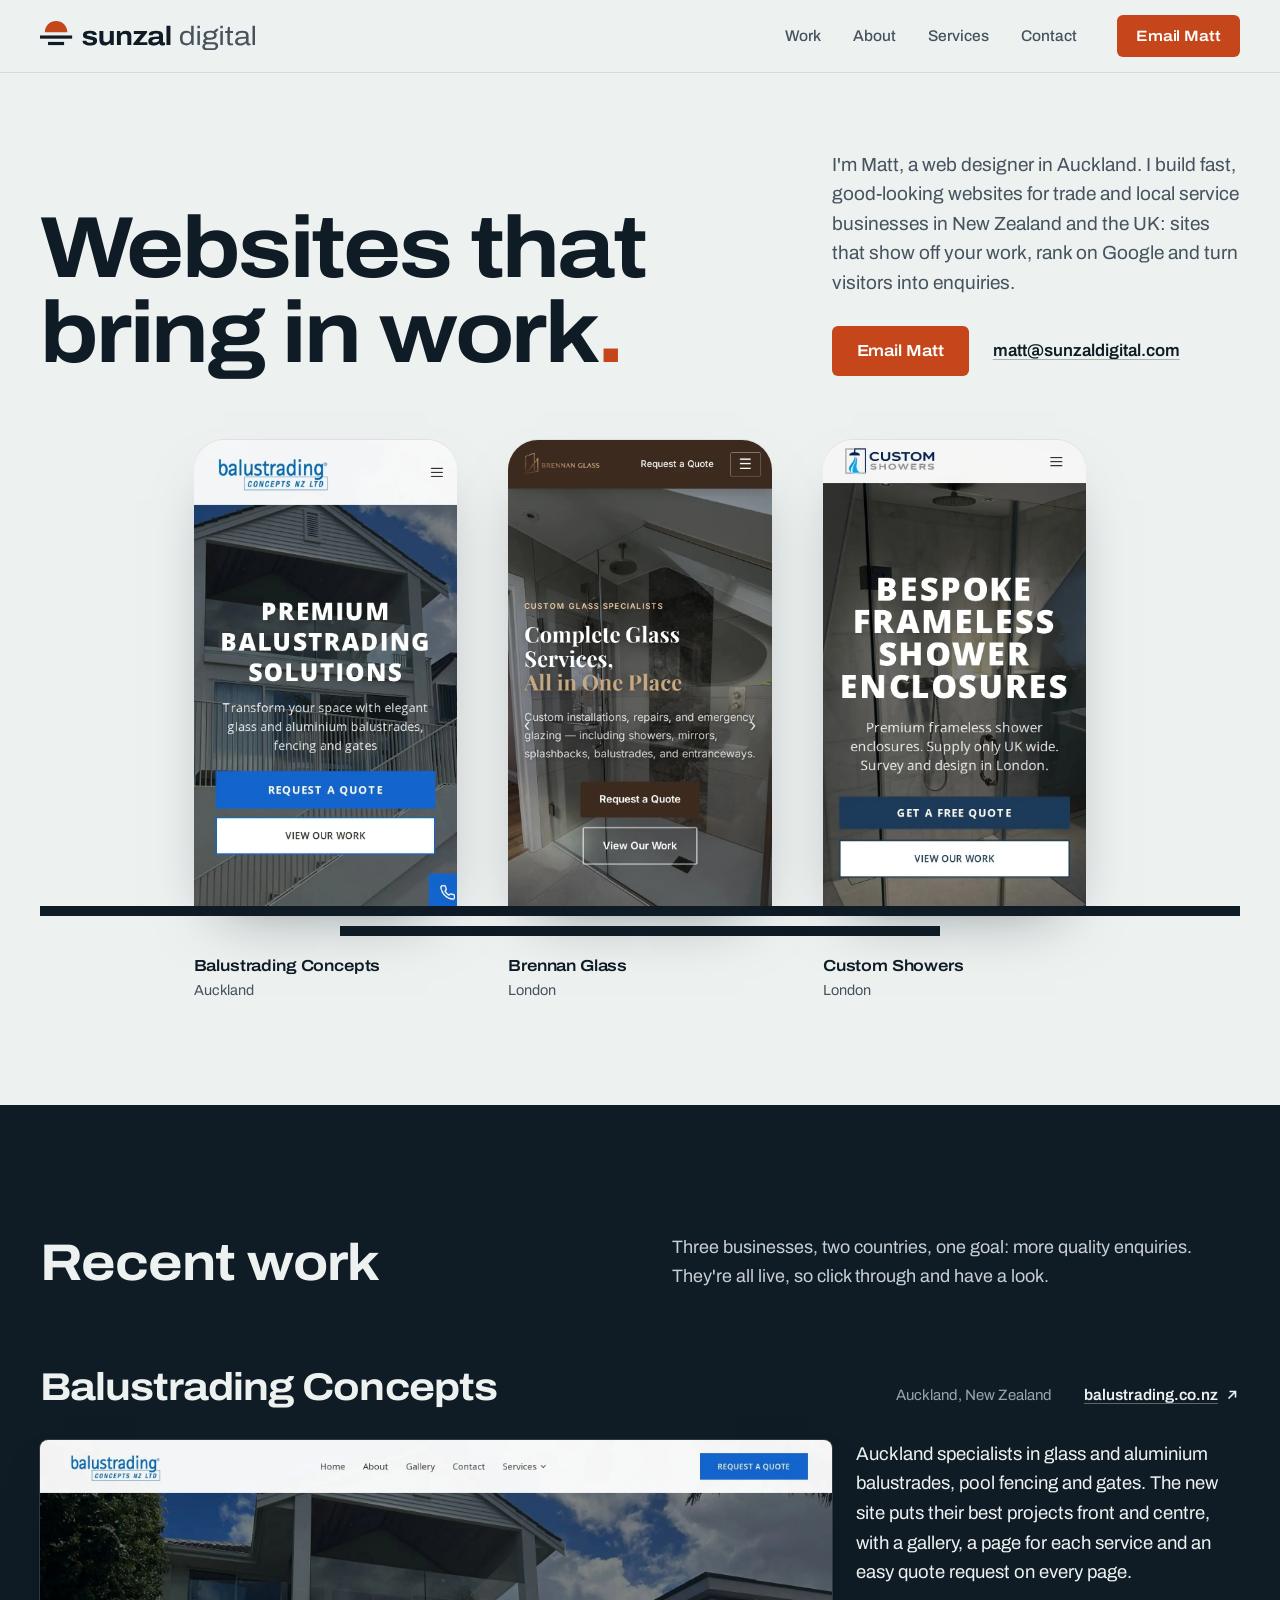
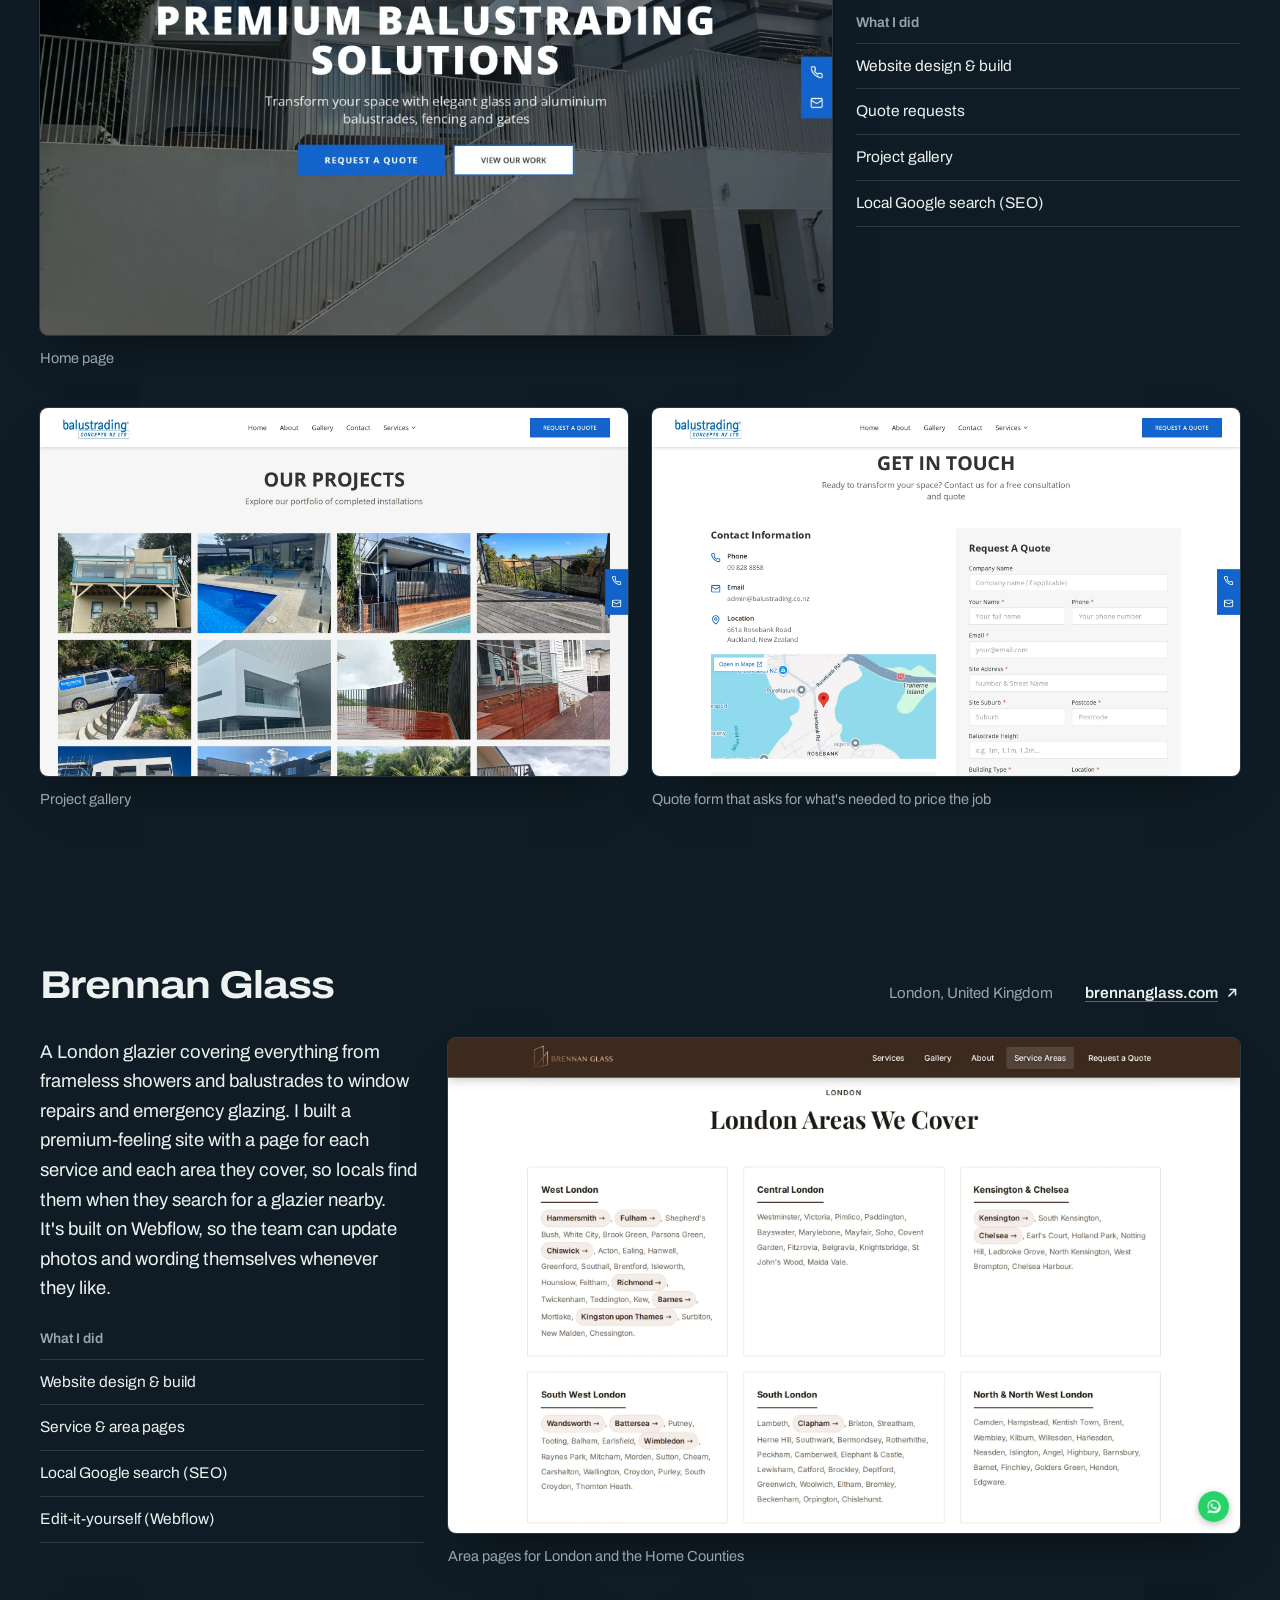
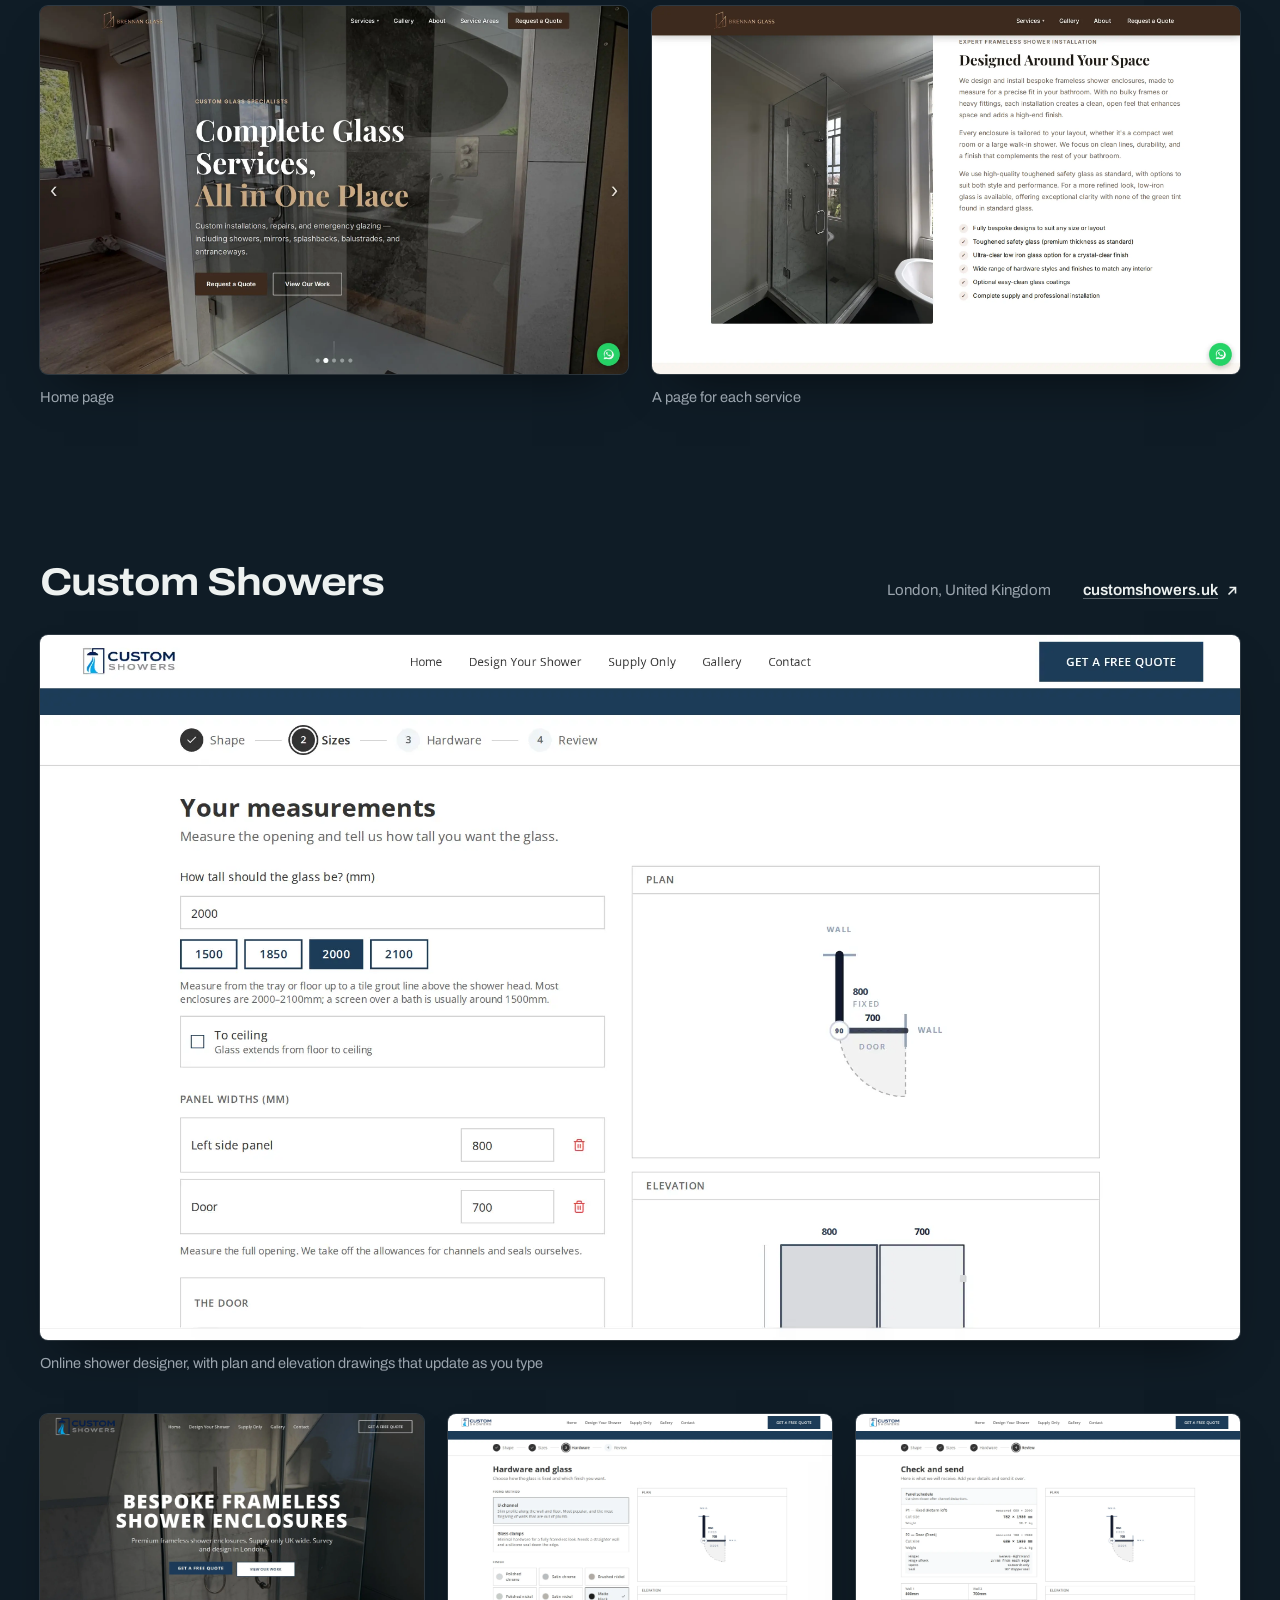
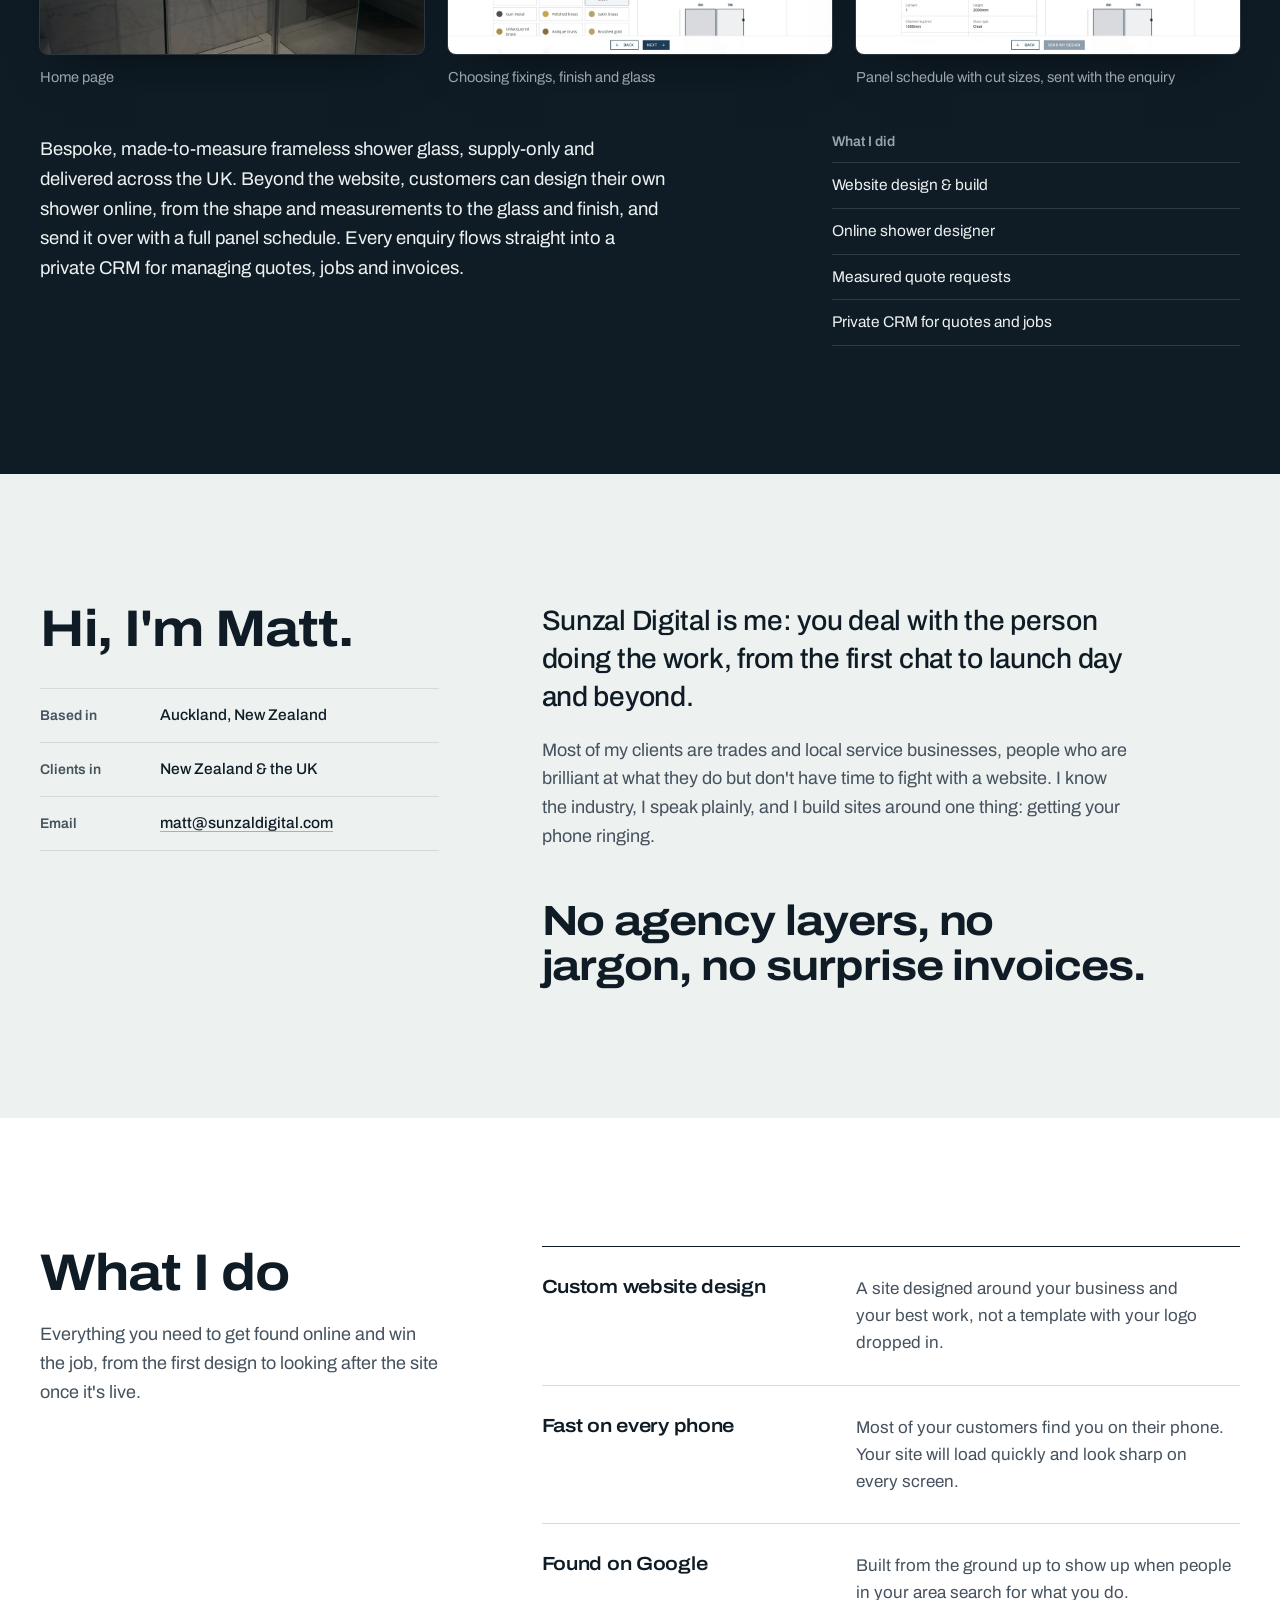
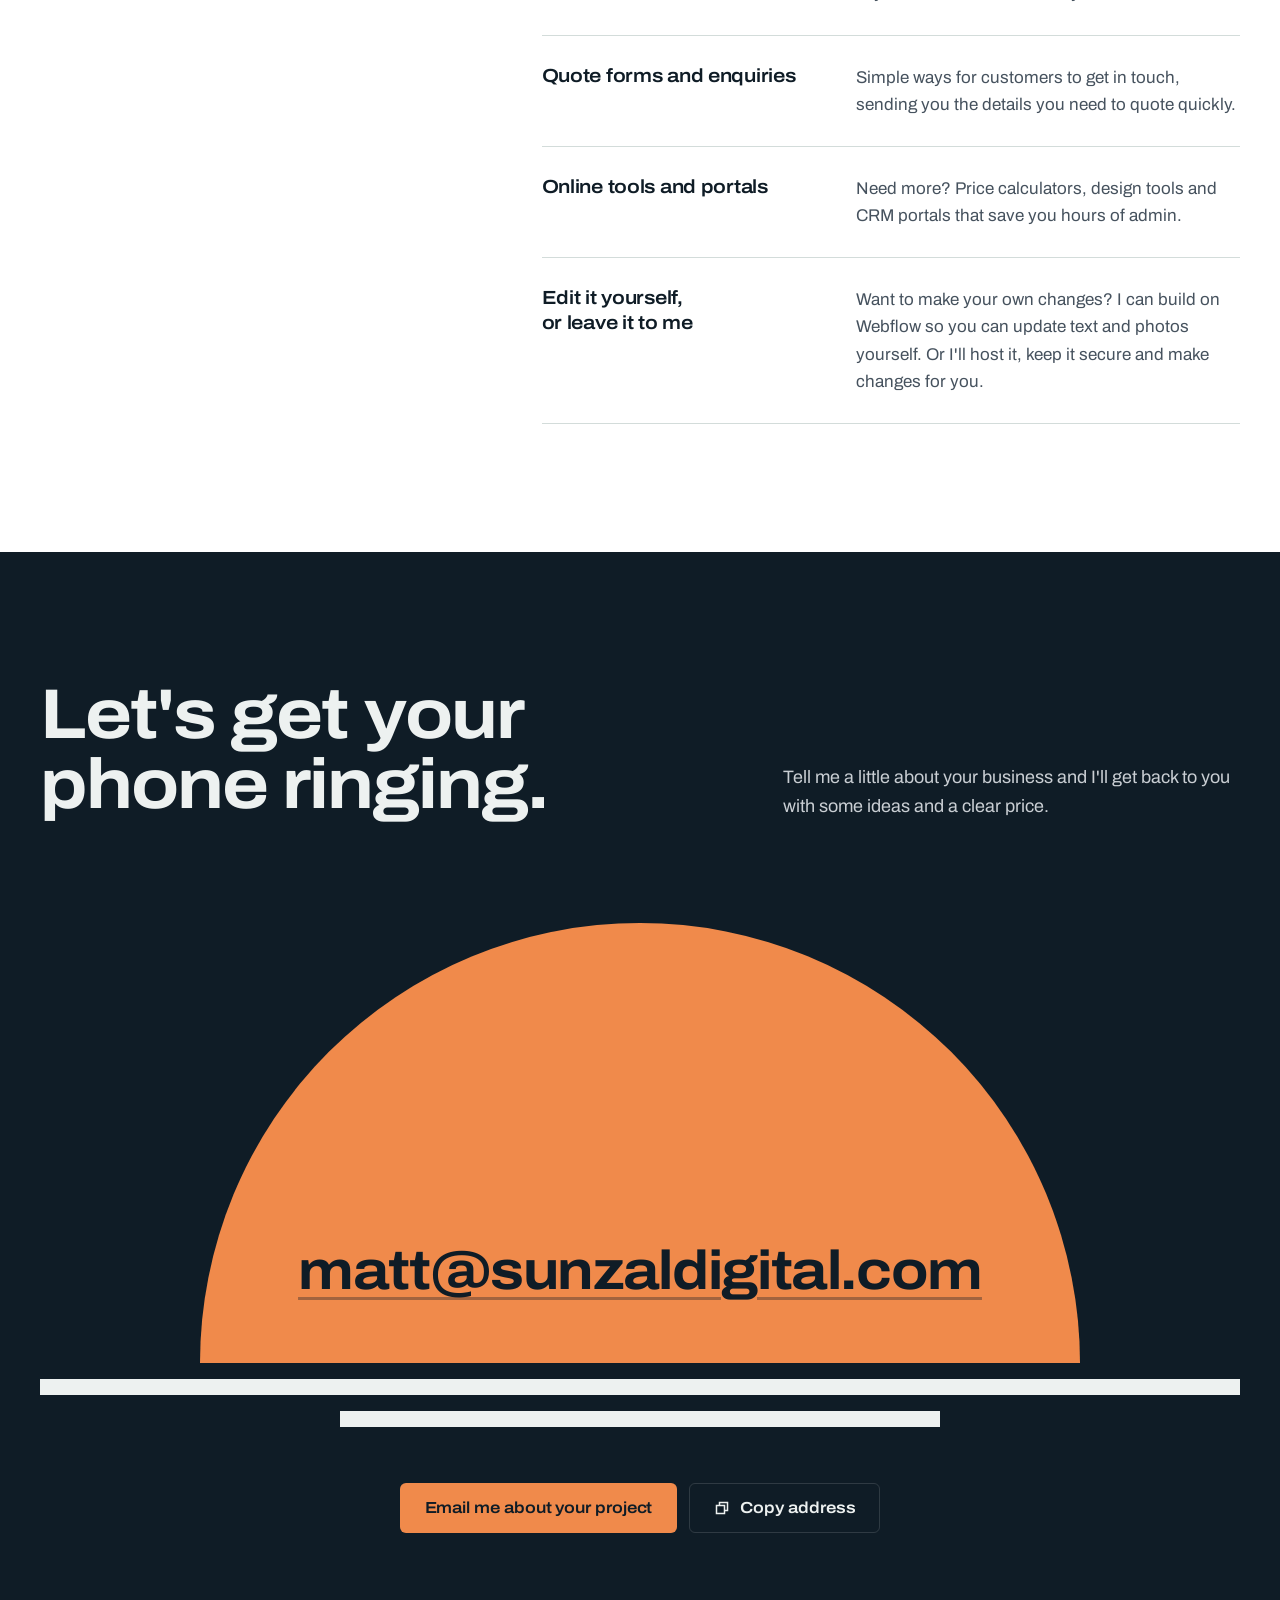
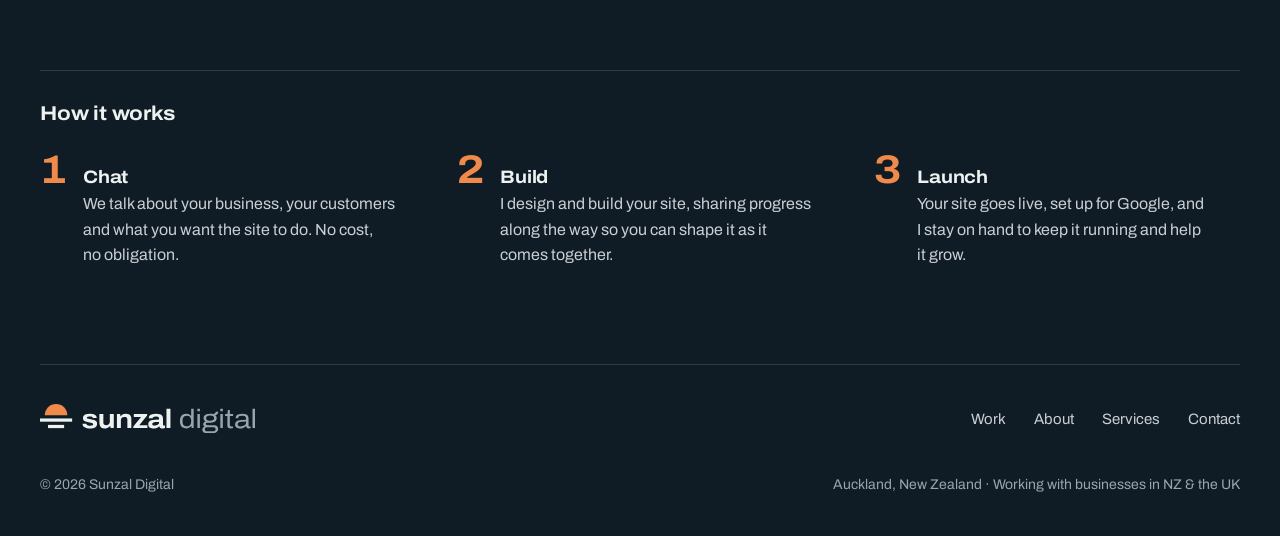
<file: public/index.html>
<!doctype html>
<html lang="en">
<head>
  <meta charset="utf-8">
  <meta name="viewport" content="width=device-width, initial-scale=1">
  <title>Sunzal Digital | Websites for trade and local businesses</title>
  <meta name="description" content="Sunzal Digital designs and builds fast, good-looking websites that bring in enquiries for trade and local service businesses in New Zealand and the UK.">
  <link rel="canonical" href="https://sunzaldigital.com/">
  <meta property="og:type" content="website">
  <meta property="og:site_name" content="Sunzal Digital">
  <meta property="og:url" content="https://sunzaldigital.com/">
  <meta property="og:title" content="Sunzal Digital | Websites that bring in work">
  <meta property="og:description" content="Fast, good-looking websites for trade and local service businesses. See recent work for Balustrading Concepts, Brennan Glass and Custom Showers.">
  <meta property="og:image" content="https://sunzaldigital.com/brand/og-image.png">
  <meta property="og:image:width" content="1200">
  <meta property="og:image:height" content="630">
  <meta name="twitter:card" content="summary_large_image">
  <meta name="theme-color" content="#EDF1F0">
  <link rel="icon" href="favicon.svg" type="image/svg+xml">
  <link rel="icon" href="favicon-32.png" sizes="32x32" type="image/png">
  <link rel="apple-touch-icon" href="apple-touch-icon.png">
  <link rel="preconnect" href="https://fonts.googleapis.com">
  <link rel="preconnect" href="https://fonts.gstatic.com" crossorigin>
  <link href="https://fonts.googleapis.com/css2?family=Archivo:wdth,wght@100..125,400..700&display=swap" rel="stylesheet">
  <link rel="stylesheet" href="style.css">
  <script>document.documentElement.classList.add('js');</script>
  <script type="application/ld+json">
  {
    "@context": "https://schema.org",
    "@type": "ProfessionalService",
    "name": "Sunzal Digital",
    "url": "https://sunzaldigital.com/",
    "logo": "https://sunzaldigital.com/brand/sunzal-logo.png",
    "image": "https://sunzaldigital.com/brand/og-image.png",
    "email": "matt@sunzaldigital.com",
    "description": "Website design and development for trade and local service businesses.",
    "address": { "@type": "PostalAddress", "addressLocality": "Auckland", "addressCountry": "NZ" },
    "areaServed": ["New Zealand", "United Kingdom"],
    "founder": { "@type": "Person", "name": "Matt" }
  }
  </script>
</head>
<body>
  <svg width="0" height="0" style="position:absolute" aria-hidden="true" focusable="false"><symbol id="logo-lockup" viewBox="0 0 324.96 44.8"><path style="fill:var(--logo-sun)" d="M7.2 16.8A16.8 16.8 0 0 1 40.8 16.8Z"/><rect style="fill:var(--logo-ink)" x="0.0" y="21.6" width="48.0" height="4.8"/><rect style="fill:var(--logo-ink)" x="12.0" y="31.2" width="24.0" height="4.8"/><path style="fill:var(--logo-ink)" d="M74.36 36.48Q72.08 36.48 70.12 36.06Q68.16 35.64 66.68 34.82Q65.2 34 64.36 32.78Q63.52 31.56 63.52 29.96Q63.52 29.8 63.54 29.64Q63.56 29.48 63.6 29.36H69.48Q69.48 29.4 69.46 29.52Q69.44 29.64 69.44 29.72Q69.48 30.68 70.18 31.26Q70.88 31.84 72.02 32.1Q73.16 32.36 74.44 32.36Q75.6 32.36 76.74 32.2Q77.88 32.04 78.62 31.58Q79.36 31.12 79.36 30.24Q79.36 29.28 78.46 28.8Q77.56 28.32 76 28.04Q74.44 27.76 72.44 27.4Q70.84 27.12 69.34 26.68Q67.84 26.24 66.68 25.54Q65.52 24.84 64.84 23.74Q64.16 22.64 64.16 21Q64.16 19.28 64.94 18.04Q65.72 16.8 67.12 16Q68.52 15.2 70.44 14.82Q72.36 14.44 74.64 14.44Q76.72 14.44 78.52 14.82Q80.32 15.2 81.7 15.96Q83.08 16.72 83.86 17.82Q84.64 18.92 84.64 20.36Q84.64 20.56 84.62 20.76Q84.6 20.96 84.6 21.04H78.72V20.8Q78.72 20.04 78.16 19.56Q77.6 19.08 76.66 18.82Q75.72 18.56 74.52 18.56Q73.88 18.56 73.1 18.64Q72.32 18.72 71.62 18.92Q70.92 19.12 70.48 19.48Q70.04 19.84 70.04 20.4Q70.04 21.16 70.82 21.56Q71.6 21.96 72.9 22.2Q74.2 22.44 75.68 22.76Q77.44 23.04 79.14 23.42Q80.84 23.8 82.22 24.46Q83.6 25.12 84.42 26.32Q85.24 27.52 85.24 29.48Q85.24 31.44 84.46 32.8Q83.68 34.16 82.22 34.96Q80.76 35.76 78.76 36.12Q76.76 36.48 74.36 36.48ZM96.72 36.48Q92.88 36.48 90.8 34.54Q88.72 32.6 88.72 28.44V14.92H94.64V27.48Q94.64 28.6 94.92 29.4Q95.2 30.2 95.76 30.7Q96.32 31.2 97.12 31.44Q97.92 31.68 98.92 31.68Q100.4 31.68 101.62 31.04Q102.84 30.4 103.56 29.24Q104.28 28.08 104.28 26.64V14.92H110.2V36H105.4L104.96 32.76H104.64Q103.72 34.04 102.46 34.86Q101.2 35.68 99.74 36.08Q98.28 36.48 96.72 36.48ZM114.88 36V14.92H119.72L120.16 18.16H120.48Q121.44 16.88 122.68 16.06Q123.92 15.24 125.38 14.84Q126.84 14.44 128.4 14.44Q130.96 14.44 132.74 15.3Q134.52 16.16 135.46 17.94Q136.4 19.72 136.4 22.48V36H130.48V23.44Q130.48 22.32 130.18 21.52Q129.88 20.72 129.32 20.22Q128.76 19.72 127.96 19.48Q127.16 19.24 126.16 19.24Q124.68 19.24 123.48 19.9Q122.28 20.56 121.54 21.68Q120.8 22.8 120.8 24.32V36ZM139.36 36V33.6L150.92 19.36H140.12V14.92H159.96V17.2L148.32 31.56H160.4V36ZM169.64 36.48Q168.16 36.48 166.74 36.22Q165.32 35.96 164.18 35.3Q163.04 34.64 162.36 33.44Q161.68 32.24 161.68 30.4Q161.68 28.04 162.86 26.6Q164.04 25.16 166.2 24.42Q168.36 23.68 171.3 23.44Q174.24 23.2 177.8 23.2V22Q177.8 20.92 177.32 20.18Q176.84 19.44 175.82 19.08Q174.8 18.72 173.12 18.72Q171.64 18.72 170.6 19Q169.56 19.28 169 19.74Q168.44 20.2 168.44 20.88V21.32H162.6Q162.56 21.16 162.54 20.98Q162.52 20.8 162.52 20.6Q162.52 18.72 163.78 17.34Q165.04 15.96 167.46 15.2Q169.88 14.44 173.32 14.44Q176.68 14.44 178.98 15.16Q181.28 15.88 182.48 17.4Q183.68 18.92 183.68 21.36V30.56Q183.68 31.28 184.04 31.66Q184.4 32.04 185.04 32.04H186.76V35.8Q186.28 35.96 185.3 36.22Q184.32 36.48 183.08 36.48Q181.56 36.48 180.58 36.1Q179.6 35.72 179.06 35.02Q178.52 34.32 178.28 33.48H178Q177.08 34.36 175.84 35.06Q174.6 35.76 173.04 36.12Q171.48 36.48 169.64 36.48ZM171.4 32.16Q172.52 32.16 173.64 31.86Q174.76 31.56 175.7 31.02Q176.64 30.48 177.22 29.68Q177.8 28.88 177.8 27.88V26.72Q174.52 26.72 172.26 27.02Q170 27.32 168.82 28.04Q167.64 28.76 167.64 30Q167.64 30.8 168.14 31.26Q168.64 31.72 169.5 31.94Q170.36 32.16 171.4 32.16ZM188.88 36V7.04H194.8V36Z"/><path style="fill:var(--logo-sub)" d="M218.36 36.48Q215.4 36.48 213.3 35.28Q211.2 34.08 210.08 31.62Q208.96 29.16 208.96 25.4Q208.96 21.68 210.1 19.26Q211.24 16.84 213.32 15.66Q215.4 14.48 218.24 14.48Q219.84 14.48 221.18 14.82Q222.52 15.16 223.6 15.88Q224.68 16.6 225.48 17.72H225.76V7.08H229.48V36H226.48L226.12 32.84H225.84Q224.6 34.72 222.66 35.6Q220.72 36.48 218.36 36.48ZM219.2 33.28Q221.28 33.28 222.76 32.44Q224.24 31.6 225 29.94Q225.76 28.28 225.76 25.8V25.2Q225.76 23.12 225.28 21.68Q224.8 20.24 223.92 19.36Q223.04 18.48 221.84 18.08Q220.64 17.68 219.24 17.68Q217.24 17.68 215.8 18.46Q214.36 19.24 213.6 20.86Q212.84 22.48 212.84 25.08V25.88Q212.84 28.52 213.6 30.14Q214.36 31.76 215.8 32.52Q217.24 33.28 219.2 33.28ZM235.08 10.92V7.08H238.8V10.92ZM235.08 36V14.96H238.8V36ZM248.36 43.44Q246.72 43.44 245.34 42.84Q243.96 42.24 243.16 41.08Q242.36 39.92 242.36 38.24Q242.36 36.56 243.38 35.34Q244.4 34.12 245.88 33.56Q244.8 33.04 244.24 32.12Q243.68 31.2 243.68 30.12Q243.68 28.68 244.7 27.64Q245.72 26.6 247.36 26.28Q245.88 25.4 245.08 24.06Q244.28 22.72 244.28 21.16Q244.28 19.08 245.34 17.58Q246.4 16.08 248.58 15.28Q250.76 14.48 254.04 14.48Q255.52 14.48 256.76 14.66Q258 14.84 259 15.16Q260.68 14.56 261.58 13.58Q262.48 12.6 262.72 11.48H266.36Q266.28 12.72 265.72 13.76Q265.16 14.8 264.14 15.52Q263.12 16.24 261.64 16.52Q262.76 17.4 263.3 18.58Q263.84 19.76 263.84 21.16Q263.84 23.16 262.84 24.68Q261.84 26.2 259.76 27.02Q257.68 27.84 254.44 27.84H250.04Q248.92 27.84 248.2 28.3Q247.48 28.76 247.48 29.68Q247.48 30.56 248.22 31.06Q248.96 31.56 250.2 31.56H260.48Q263 31.56 264.54 33.18Q266.08 34.8 266.08 37.24Q266.08 39 265.16 40.42Q264.24 41.84 262.68 42.64Q261.12 43.44 259.08 43.44ZM249.2 40.64H259Q259.92 40.64 260.66 40.26Q261.4 39.88 261.84 39.2Q262.28 38.52 262.28 37.72Q262.28 36.36 261.48 35.56Q260.68 34.76 259.44 34.76H249.2Q247.92 34.76 247.04 35.6Q246.16 36.44 246.16 37.72Q246.16 39.04 247.02 39.84Q247.88 40.64 249.2 40.64ZM254.08 25.08Q257.12 25.08 258.6 24.06Q260.08 23.04 260.08 21.16Q260.08 19.28 258.6 18.26Q257.12 17.24 254.08 17.24Q251.04 17.24 249.56 18.26Q248.08 19.28 248.08 21.16Q248.08 22.4 248.72 23.28Q249.36 24.16 250.68 24.62Q252 25.08 254.08 25.08ZM269.32 10.92V7.08H273.04V10.92ZM269.32 36V14.96H273.04V36ZM284.6 36.48Q282.88 36.48 281.84 35.9Q280.8 35.32 280.32 34.2Q279.84 33.08 279.84 31.48V18H276.48V14.96H279.92L280.64 9H283.56V14.96H288.32V18H283.56V30.92Q283.56 32.16 283.96 32.8Q284.36 33.44 285.76 33.44H288.32V35.84Q287.84 36.04 287.18 36.18Q286.52 36.32 285.84 36.4Q285.16 36.48 284.6 36.48ZM299 36.48Q297.52 36.48 296.16 36.18Q294.8 35.88 293.7 35.22Q292.6 34.56 291.98 33.42Q291.36 32.28 291.36 30.56Q291.36 28.2 292.6 26.78Q293.84 25.36 296.06 24.66Q298.28 23.96 301.26 23.74Q304.24 23.52 307.72 23.52V21.72Q307.72 20.24 307.18 19.3Q306.64 18.36 305.36 17.92Q304.08 17.48 301.76 17.48Q299.76 17.48 298.48 17.9Q297.2 18.32 296.6 19.02Q296 19.72 296 20.56V21.24H292.36Q292.32 21.04 292.32 20.86Q292.32 20.68 292.32 20.4Q292.32 18.52 293.48 17.18Q294.64 15.84 296.84 15.16Q299.04 14.48 302.12 14.48Q305.2 14.48 307.26 15.2Q309.32 15.92 310.38 17.4Q311.44 18.88 311.44 21.24V31.96Q311.44 32.76 311.76 33.1Q312.08 33.44 312.72 33.44H314.52V35.88Q313.96 36.08 313.16 36.26Q312.36 36.44 311.48 36.44Q310.2 36.44 309.46 36Q308.72 35.56 308.38 34.76Q308.04 33.96 307.92 33H307.64Q306.72 34.08 305.36 34.88Q304 35.68 302.38 36.08Q300.76 36.48 299 36.48ZM299.8 33.44Q301.24 33.44 302.64 33.04Q304.04 32.64 305.18 31.92Q306.32 31.2 307.02 30.18Q307.72 29.16 307.72 27.92V26.2Q303.64 26.2 300.84 26.54Q298.04 26.88 296.62 27.78Q295.2 28.68 295.2 30.4Q295.2 31.52 295.82 32.18Q296.44 32.84 297.5 33.14Q298.56 33.44 299.8 33.44ZM317.36 36V7.08H321.08V36Z"/></symbol><symbol id="icon-arrow" viewBox="0 0 16 16"><path d="M4.5 11.5 11.5 4.5M5.5 4.5h6v6" fill="none" stroke="currentColor" stroke-width="1.6"/></symbol><symbol id="icon-copy" viewBox="0 0 16 16"><path d="M5.5 5.5V2.5h8v8h-3M2.5 5.5h8v8h-8z" fill="none" stroke="currentColor" stroke-width="1.5"/></symbol></svg>

  <a class="skip-link" href="#main">Skip to content</a>

  <header class="site-header" id="top">
    <div class="container header-inner">
      <a class="logo" href="#top" aria-label="Sunzal Digital, back to top">
        <svg class="logo-svg" viewBox="0 0 324.96 44.8" aria-hidden="true" focusable="false"><use href="#logo-lockup"/></svg>
      </a>
      <a class="header-email" href="mailto:matt@sunzaldigital.com?subject=New%20website%20enquiry&amp;body=Hi%20Matt%2C%0A%0ABusiness%20name%3A%0AWhat%20you%20do%20and%20where%3A%0ACurrent%20website%20%28if%20any%29%3A%0A%0A">Email</a>
      <button class="menu-toggle" type="button" aria-expanded="false" aria-controls="site-nav">
        <span class="menu-toggle-label">Menu</span>
        <span class="menu-toggle-icon" aria-hidden="true"></span>
      </button>
      <nav class="site-nav" id="site-nav" aria-label="Main">
        <a href="#work">Work</a>
        <a href="#about">About</a>
        <a href="#services">Services</a>
        <a href="#contact">Contact</a>
        <a class="button button-sun button-small" href="mailto:matt@sunzaldigital.com?subject=New%20website%20enquiry&amp;body=Hi%20Matt%2C%0A%0ABusiness%20name%3A%0AWhat%20you%20do%20and%20where%3A%0ACurrent%20website%20%28if%20any%29%3A%0A%0A">Email Matt</a>
      </nav>
    </div>
  </header>

  <main id="main">

    <section class="hero" aria-labelledby="hero-title">
      <div class="container hero-head">
        <h1 id="hero-title">Websites that bring in&nbsp;work<span class="full-stop">.</span></h1>
        <div class="hero-side">
          <p class="lede">I'm Matt, a web designer in Auckland. I build fast, good-looking websites for trade and local service businesses in New Zealand and the UK: sites that show off your work, rank on Google and turn visitors into enquiries.</p>
          <div class="actions">
            <a class="button button-sun" href="mailto:matt@sunzaldigital.com?subject=New%20website%20enquiry&amp;body=Hi%20Matt%2C%0A%0ABusiness%20name%3A%0AWhat%20you%20do%20and%20where%3A%0ACurrent%20website%20%28if%20any%29%3A%0A%0A">Email Matt</a>
            <a class="text-link" href="mailto:matt@sunzaldigital.com">matt@sunzaldigital.com</a>
          </div>
        </div>
      </div>

      <div class="container">
        <div class="horizon">
          <div class="horizon-sites">
            <a class="horizon-site" href="#balustrading" tabindex="-1" aria-hidden="true"><img src="images/balustrading-mobile.webp" alt="" width="780" height="1688" fetchpriority="high"></a>
            <a class="horizon-site" href="#brennan" tabindex="-1" aria-hidden="true"><img src="images/brennan-mobile.webp" alt="" width="780" height="1688" fetchpriority="high"></a>
            <a class="horizon-site" href="#customshowers" tabindex="-1" aria-hidden="true"><img src="images/customshowers-mobile.webp" alt="" width="780" height="1688" fetchpriority="high"></a>
          </div>
          <div class="horizon-bar"></div>
          <div class="horizon-reflection"></div>
          <ul class="horizon-captions" aria-label="Recent clients">
            <li><a href="#balustrading"><strong>Balustrading Concepts</strong><span>Auckland</span></a></li>
            <li><a href="#brennan"><strong>Brennan Glass</strong><span>London</span></a></li>
            <li><a href="#customshowers"><strong>Custom Showers</strong><span>London</span></a></li>
          </ul>
        </div>
      </div>
    </section>

    <section id="work" class="section work" aria-labelledby="work-title">
      <div class="container">
        <header class="section-head">
          <h2 id="work-title">Recent work</h2>
          <p>Three businesses, two countries, one goal: more quality enquiries. They're all live, so click through and have a look.</p>
        </header>

        <article class="case case-a" id="balustrading" aria-labelledby="balustrading-title">
          <div class="case-head">
            <h3 id="balustrading-title">Balustrading Concepts</h3>
            <p class="case-place">Auckland, New Zealand</p>
            <a class="case-link" href="https://www.balustrading.co.nz" target="_blank" rel="noopener">balustrading.co.nz<span class="visually-hidden"> (opens in a new tab)</span><svg class="icon" aria-hidden="true"><use href="#icon-arrow"/></svg></a>
          </div>
          <div class="case-grid">
            <figure class="shot shot-lead"><img src="images/balustrading.webp" alt="Balustrading Concepts home page" width="2160" height="1350" loading="lazy"><figcaption>Home page</figcaption></figure>
            <div class="case-text">
              <p class="case-summary">Auckland specialists in glass and aluminium balustrades, pool fencing and gates. The new site puts their best projects front and centre, with a gallery, a page for each service and an easy quote request on every page.</p>
              <div class="case-scope">
                <h4>What I did</h4>
                <ul>
                  <li>Website design &amp; build</li><li>Quote requests</li><li>Project gallery</li><li>Local Google search (SEO)</li>
                </ul>
              </div>
            </div>
            <figure class="shot shot-half"><img src="images/balustrading-gallery.webp" alt="Project gallery of balustrade and fencing installations" width="2160" height="1350" loading="lazy"><figcaption>Project gallery</figcaption></figure>
            <figure class="shot shot-half"><img src="images/balustrading-quote.webp" alt="Quote request form asking for site address, balustrade height and building type" width="2160" height="1350" loading="lazy"><figcaption>Quote form that asks for what's needed to price the job</figcaption></figure>
          </div>
        </article>

        <article class="case case-b" id="brennan" aria-labelledby="brennan-title">
          <div class="case-head">
            <h3 id="brennan-title">Brennan Glass</h3>
            <p class="case-place">London, United Kingdom</p>
            <a class="case-link" href="https://brennanglass.com" target="_blank" rel="noopener">brennanglass.com<span class="visually-hidden"> (opens in a new tab)</span><svg class="icon" aria-hidden="true"><use href="#icon-arrow"/></svg></a>
          </div>
          <div class="case-grid">
            <div class="case-text">
              <p class="case-summary">A London glazier covering everything from frameless showers and balustrades to window repairs and emergency glazing. I built a premium-feeling site with a page for each service and each area they cover, so locals find them when they search for a glazier nearby. It's built on Webflow, so the team can update photos and wording themselves whenever they like.</p>
              <div class="case-scope">
                <h4>What I did</h4>
                <ul>
                  <li>Website design &amp; build</li><li>Service &amp; area pages</li><li>Local Google search (SEO)</li><li>Edit-it-yourself (Webflow)</li>
                </ul>
              </div>
            </div>
            <figure class="shot shot-lead"><img src="images/brennan-areas.webp" alt="Brennan Glass service areas page listing London districts" width="2160" height="1350" loading="lazy"><figcaption>Area pages for London and the Home Counties</figcaption></figure>
            <figure class="shot shot-half"><img src="images/brennan.webp" alt="Brennan Glass home page" width="2160" height="1350" loading="lazy"><figcaption>Home page</figcaption></figure>
            <figure class="shot shot-half"><img src="images/brennan-service.webp" alt="Brennan Glass frameless showers service page" width="2160" height="1350" loading="lazy"><figcaption>A page for each service</figcaption></figure>
          </div>
        </article>

        <article class="case case-c" id="customshowers" aria-labelledby="customshowers-title">
          <div class="case-head">
            <h3 id="customshowers-title">Custom Showers</h3>
            <p class="case-place">London, United Kingdom</p>
            <a class="case-link" href="https://customshowers.uk" target="_blank" rel="noopener">customshowers.uk<span class="visually-hidden"> (opens in a new tab)</span><svg class="icon" aria-hidden="true"><use href="#icon-arrow"/></svg></a>
          </div>
          <div class="case-grid">
            <figure class="shot shot-full"><img src="images/customshowers-designer.webp" alt="Online shower designer: measurements step with live plan and elevation drawings" width="2160" height="1350" loading="lazy"><figcaption>Online shower designer, with plan and elevation drawings that update as you type</figcaption></figure>
            <figure class="shot shot-third"><img src="images/customshowers.webp" alt="Custom Showers home page" width="2160" height="1350" loading="lazy"><figcaption>Home page</figcaption></figure>
            <figure class="shot shot-third"><img src="images/customshowers-finishes.webp" alt="Designer step for choosing fixings, hardware finish and glass" width="2160" height="1350" loading="lazy"><figcaption>Choosing fixings, finish and glass</figcaption></figure>
            <figure class="shot shot-third"><img src="images/customshowers-review.webp" alt="Designer review step with a panel schedule of cut sizes and weights" width="2160" height="1350" loading="lazy"><figcaption>Panel schedule with cut sizes, sent with the enquiry</figcaption></figure>
            <div class="case-text">
              <p class="case-summary">Bespoke, made-to-measure frameless shower glass, supply-only and delivered across the UK. Beyond the website, customers can design their own shower online, from the shape and measurements to the glass and finish, and send it over with a full panel schedule. Every enquiry flows straight into a private CRM for managing quotes, jobs and invoices.</p>
              <div class="case-scope">
                <h4>What I did</h4>
                <ul>
                  <li>Website design &amp; build</li><li>Online shower designer</li><li>Measured quote requests</li><li>Private CRM for quotes and jobs</li>
                </ul>
              </div>
            </div>
          </div>
        </article>
      </div>
    </section>

    <section id="about" class="section" aria-labelledby="about-title">
      <div class="container split">
        <header class="split-head">
          <h2 id="about-title">Hi, I'm Matt.</h2>
          <dl class="about-facts">
            <div><dt>Based in</dt><dd>Auckland, New Zealand</dd></div>
            <div><dt>Clients in</dt><dd>New Zealand &amp; the UK</dd></div>
            <div><dt>Email</dt><dd><a href="mailto:matt@sunzaldigital.com">matt@sunzaldigital.com</a></dd></div>
          </dl>
        </header>
        <div class="about-copy">
          <p class="about-lead">Sunzal Digital is me: you deal with the person doing the work, from the first chat to launch day and beyond.</p>
          <p>Most of my clients are trades and local service businesses, people who are brilliant at what they do but don't have time to fight with a website. I know the industry, I speak plainly, and I build sites around one thing: getting your phone ringing.</p>
          <p class="pull">No agency layers, no jargon, no surprise invoices.</p>
        </div>
      </div>
    </section>

    <section id="services" class="section section-white" aria-labelledby="services-title">
      <div class="container split">
        <header class="split-head">
          <h2 id="services-title">What I do</h2>
          <p>Everything you need to get found online and win the job, from the first design to looking after the site once it's live.</p>
        </header>
        <ul class="service-list">
          <li>
            <h3>Custom website design</h3>
            <p>A site designed around your business and your best work, not a template with your logo dropped in.</p>
          </li>
          <li>
            <h3>Fast on every phone</h3>
            <p>Most of your customers find you on their phone. Your site will load quickly and look sharp on every screen.</p>
          </li>
          <li>
            <h3>Found on Google</h3>
            <p>Built from the ground up to show up when people in your area search for what you do.</p>
          </li>
          <li>
            <h3>Quote forms and enquiries</h3>
            <p>Simple ways for customers to get in touch, sending you the details you need to quote quickly.</p>
          </li>
          <li>
            <h3>Online tools and portals</h3>
            <p>Need more? Price calculators, design tools and CRM portals that save you hours of admin.</p>
          </li>
          <li>
            <h3>Edit it yourself, or leave it to me</h3>
            <p>Want to make your own changes? I can build on Webflow so you can update text and photos yourself. Or I'll host it, keep it secure and make changes for you.</p>
          </li>
        </ul>
      </div>
    </section>

    <section id="contact" class="cta" aria-labelledby="contact-title">
      <div class="container">
        <div class="cta-head">
          <h2 id="contact-title">Let's get your phone ringing.</h2>
          <p>Tell me a little about your business and I'll get back to you with some ideas and a clear price.</p>
        </div>

        <div class="sunset">
          <div class="sunset-sky">
            <div class="sunset-sun" aria-hidden="true"></div>
            <a class="sunset-email" href="mailto:matt@sunzaldigital.com?subject=New%20website%20enquiry&amp;body=Hi%20Matt%2C%0A%0ABusiness%20name%3A%0AWhat%20you%20do%20and%20where%3A%0ACurrent%20website%20%28if%20any%29%3A%0A%0A">matt@sunzaldigital.com</a>
          </div>
          <div class="sunset-bar" aria-hidden="true"></div>
          <div class="sunset-reflection" aria-hidden="true"></div>
        </div>

        <div class="cta-actions">
          <a class="button button-glow" href="mailto:matt@sunzaldigital.com?subject=New%20website%20enquiry&amp;body=Hi%20Matt%2C%0A%0ABusiness%20name%3A%0AWhat%20you%20do%20and%20where%3A%0ACurrent%20website%20%28if%20any%29%3A%0A%0A">Email me about your project</a>
          <button class="button button-line copy-email" type="button" data-email="matt@sunzaldigital.com"><svg class="icon" aria-hidden="true"><use href="#icon-copy"/></svg>Copy address</button>
        </div>
        <p class="copy-status" role="status" aria-live="polite"></p>

        <div class="process">
          <h3 class="process-title" id="steps-title">How it works</h3>
          <ol class="steps" aria-labelledby="steps-title">
            <li>
              <span class="step-num" aria-hidden="true">1</span>
              <h4>Chat</h4>
              <p>We talk about your business, your customers and what you want the site to do. No cost, no obligation.</p>
            </li>
            <li>
              <span class="step-num" aria-hidden="true">2</span>
              <h4>Build</h4>
              <p>I design and build your site, sharing progress along the way so you can shape it as it comes together.</p>
            </li>
            <li>
              <span class="step-num" aria-hidden="true">3</span>
              <h4>Launch</h4>
              <p>Your site goes live, set up for Google, and I stay on hand to keep it running and help it grow.</p>
            </li>
          </ol>
        </div>
      </div>
    </section>

  </main>

  <footer class="site-footer">
    <div class="container footer-top">
      <a class="logo" href="#top" aria-label="Sunzal Digital, back to top">
        <svg class="logo-svg" viewBox="0 0 324.96 44.8" aria-hidden="true" focusable="false"><use href="#logo-lockup"/></svg>
      </a>
      <nav class="footer-nav" aria-label="Footer">
        <a href="#work">Work</a>
        <a href="#about">About</a>
        <a href="#services">Services</a>
        <a href="#contact">Contact</a>
      </nav>
    </div>
    <div class="container footer-bottom">
      <p>© <span id="year">2026</span> Sunzal Digital</p>
      <p>Auckland, New Zealand · Working with businesses in NZ &amp; the UK</p>
    </div>
  </footer>

  <script>
    document.getElementById('year').textContent = new Date().getFullYear();
    (function () {
      var header = document.querySelector('.site-header');
      var toggle = document.querySelector('.menu-toggle');
      var nav = document.getElementById('site-nav');
      function setOpen(open) {
        header.classList.toggle('is-open', open);
        toggle.setAttribute('aria-expanded', String(open));
        toggle.querySelector('.menu-toggle-label').textContent = open ? 'Close' : 'Menu';
      }
      toggle.addEventListener('click', function () { setOpen(!header.classList.contains('is-open')); });
      nav.addEventListener('click', function (e) { if (e.target.closest('a')) setOpen(false); });
      document.addEventListener('keydown', function (e) {
        if (e.key === 'Escape' && header.classList.contains('is-open')) { setOpen(false); toggle.focus(); }
      });

      // The sun rises the last few percent when the contact section comes into view.
      var sunset = document.querySelector('.sunset');
      if ('IntersectionObserver' in window) {
        var io = new IntersectionObserver(function (entries) {
          if (entries[0].isIntersecting) { sunset.classList.add('is-up'); io.disconnect(); }
        }, { threshold: 0.35 });
        io.observe(sunset);
      } else {
        sunset.classList.add('is-up');
      }

      var copyBtn = document.querySelector('.copy-email');
      var status = document.querySelector('.copy-status');
      copyBtn.addEventListener('click', function () {
        var email = copyBtn.getAttribute('data-email');
        function done(ok) { status.textContent = ok ? 'Copied ' + email + ' to your clipboard.' : 'Copy didn’t work here. The address is ' + email + '.'; }
        if (navigator.clipboard && navigator.clipboard.writeText) {
          navigator.clipboard.writeText(email).then(function () { done(true); }, function () { done(false); });
        } else {
          done(false);
        }
      });
    })();
  </script>
</body>
</html>
</file>
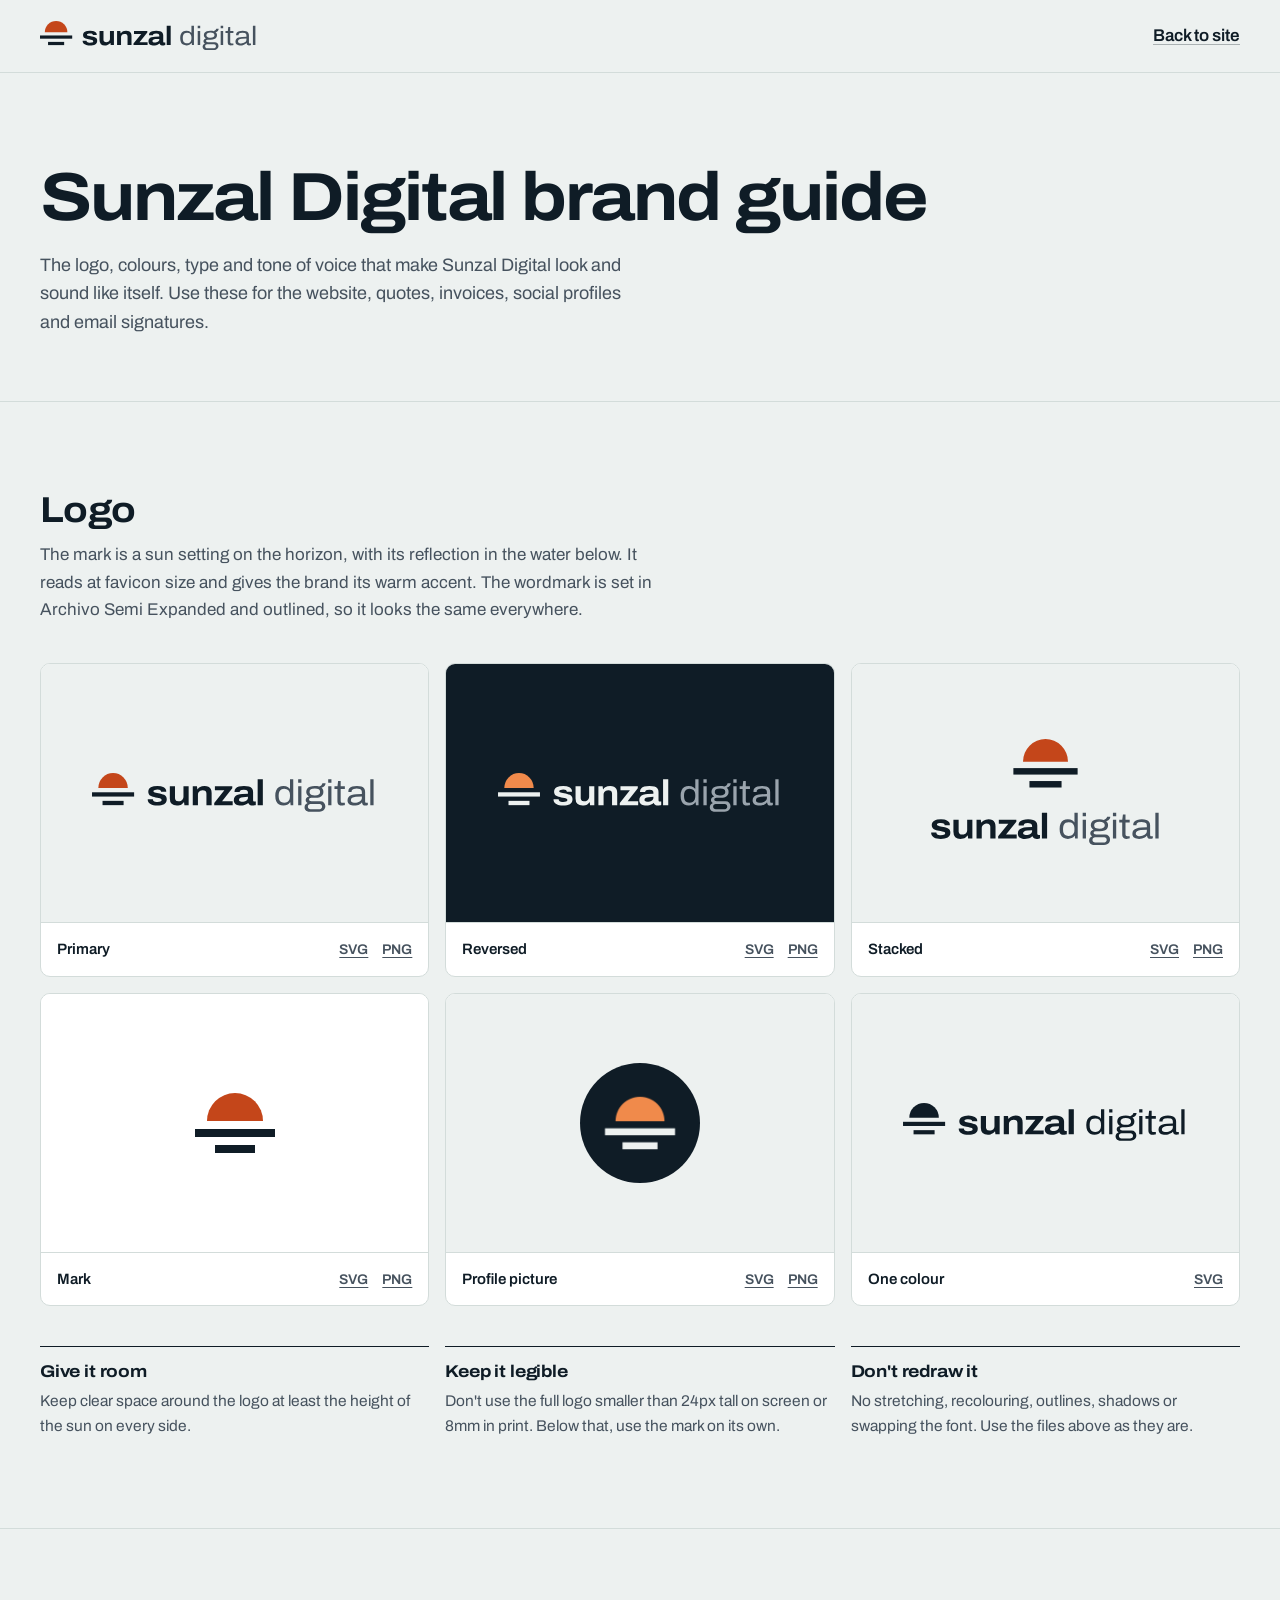
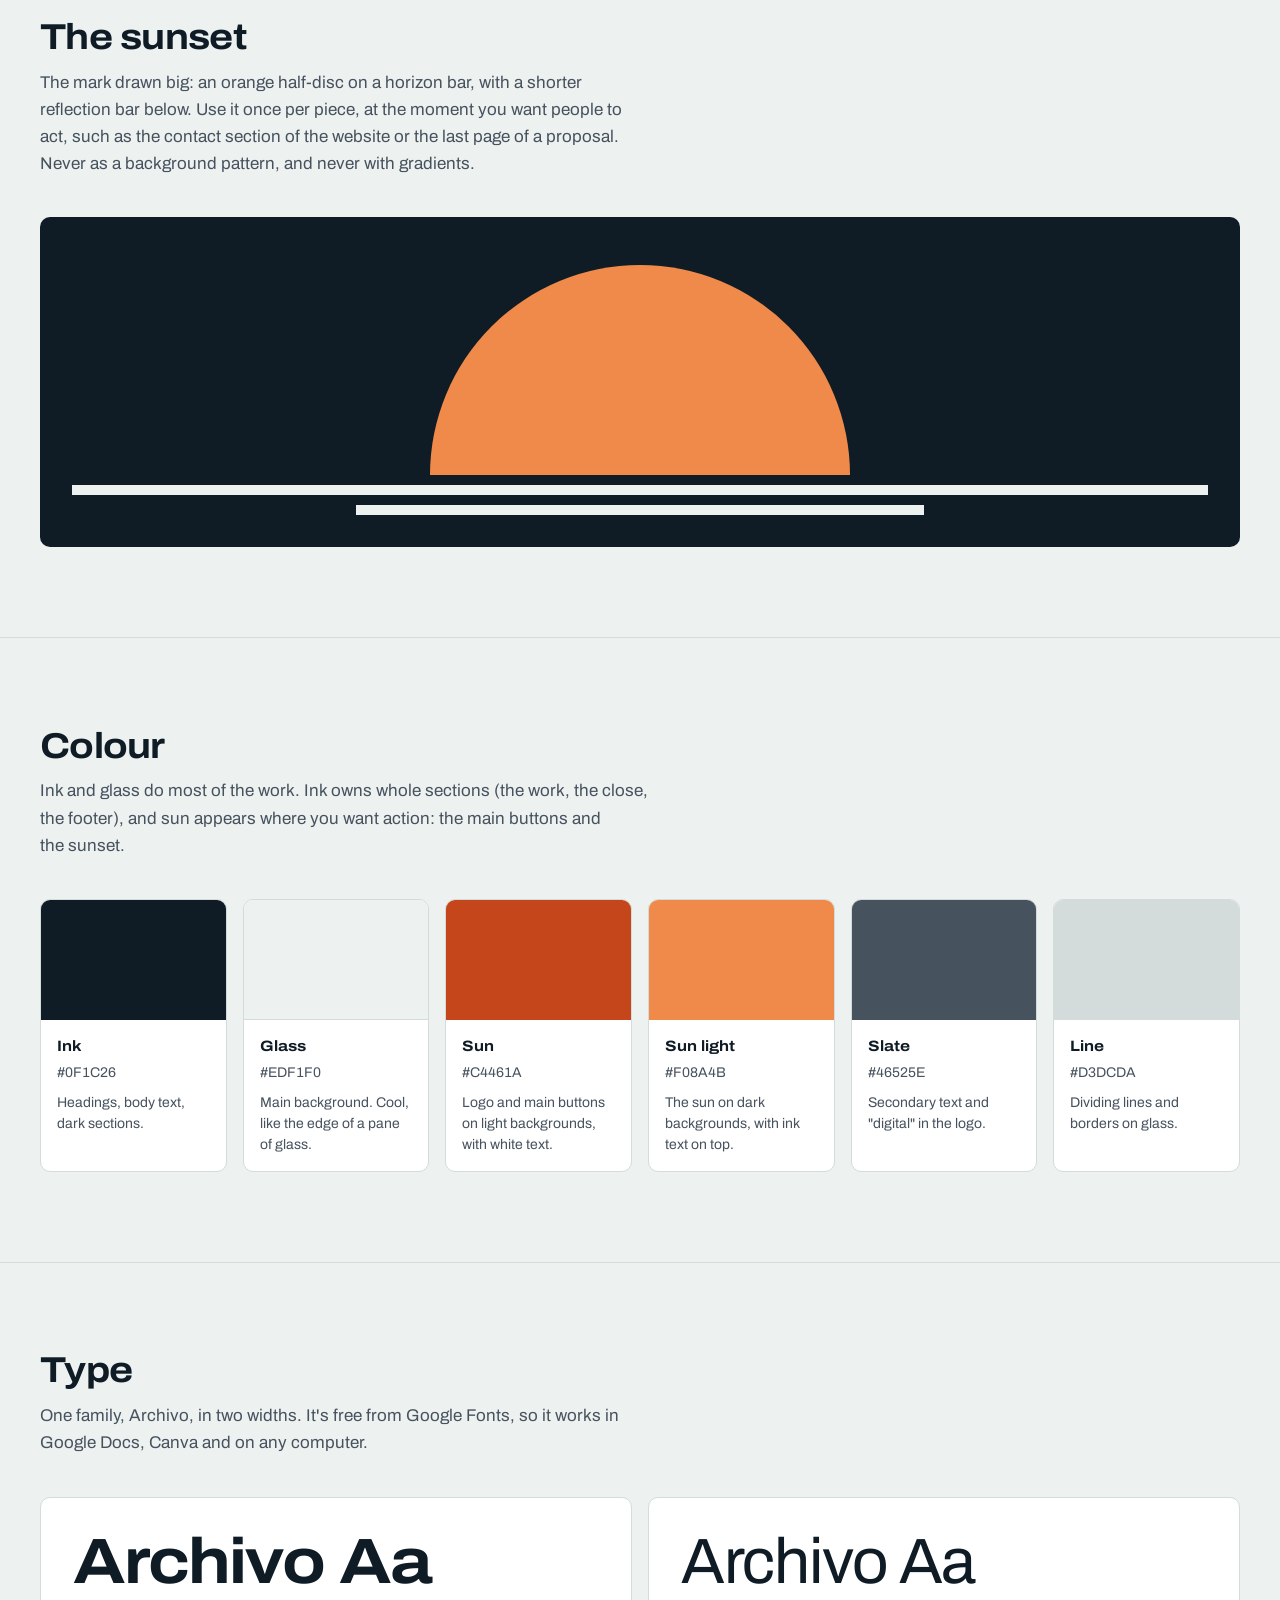
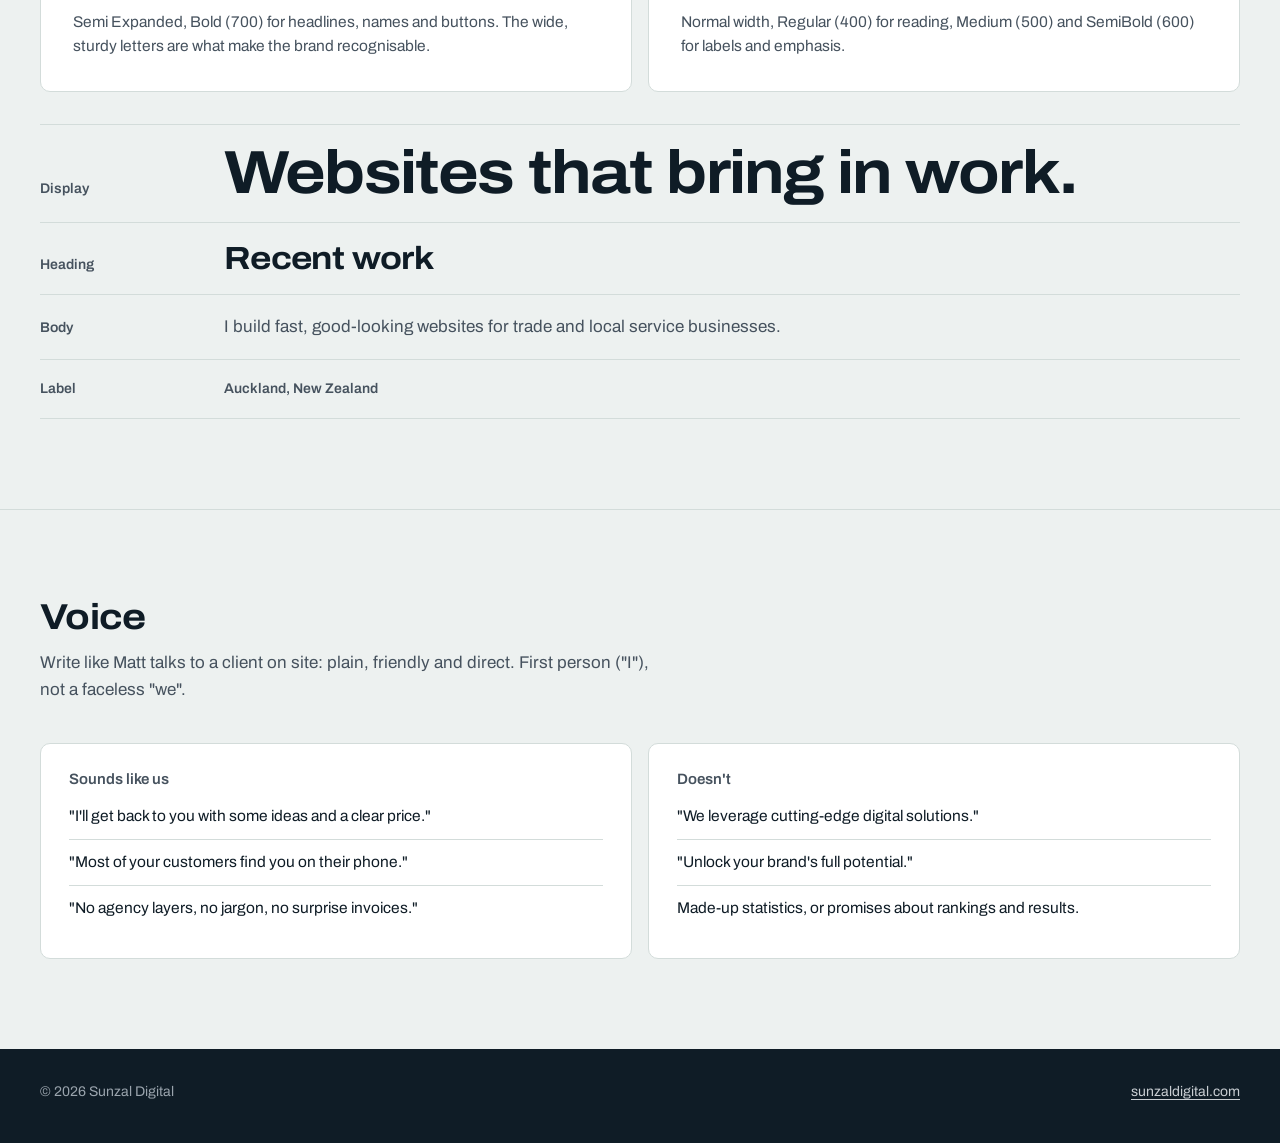
<file: public/brand/index.html>
<!doctype html>
<html lang="en">
<head>
  <meta charset="utf-8">
  <meta name="viewport" content="width=device-width, initial-scale=1">
  <title>Sunzal Digital | Brand guide</title>
  <meta name="robots" content="noindex">
  <meta name="theme-color" content="#EDF1F0">
  <link rel="icon" href="../favicon.svg" type="image/svg+xml">
  <link rel="icon" href="../favicon-32.png" sizes="32x32" type="image/png">
  <link rel="preconnect" href="https://fonts.googleapis.com">
  <link rel="preconnect" href="https://fonts.gstatic.com" crossorigin>
  <link href="https://fonts.googleapis.com/css2?family=Archivo:wdth,wght@100..125,400..700&display=swap" rel="stylesheet">
  <link rel="stylesheet" href="../style.css">
  <style>
    .guide-head { padding: clamp(48px, 7vw, 96px) 0 clamp(40px, 5vw, 64px); border-bottom: 1px solid var(--line); }
    .guide-head h1 { font-size: clamp(2.5rem, 1.4rem + 3.6vw, 4.25rem); letter-spacing: -0.03em; line-height: 1; }
    .guide-head p { margin-top: 20px; max-width: 34em; color: var(--slate); font-size: 18px; }
    .guide-section { padding: clamp(56px, 7vw, 96px) 0; border-bottom: 1px solid var(--line); }
    .guide-section > .container > h2 { font-size: clamp(1.75rem, 1.2rem + 1.4vw, 2.25rem); }
    .guide-section > .container > p { margin-top: 12px; max-width: 36em; color: var(--slate); }
    .tiles { display: grid; grid-template-columns: repeat(auto-fill, minmax(300px, 1fr)); gap: 16px; margin-top: 40px; }
    .tile { margin: 0; border: 1px solid var(--line); border-radius: 10px; overflow: hidden; background: var(--white); }
    .tile-art { display: grid; place-items: center; aspect-ratio: 3 / 2; padding: 32px; }
    .tile-art img { height: auto; }
    .on-glass { background: var(--glass); }
    .on-ink { background: var(--ink); }
    .on-white { background: var(--white); }
    .tile-meta { display: flex; justify-content: space-between; align-items: baseline; gap: 12px; padding: 14px 16px; border-top: 1px solid var(--line); }
    .tile-meta strong { font-size: 15px; font-weight: 600; }
    .tile-meta span { display: flex; gap: 14px; font-size: 14px; font-weight: 600; }
    .tile-meta a { color: var(--slate); }
    .tile-meta a:hover { color: var(--sun-ink); }
    .rules { display: grid; grid-template-columns: repeat(3, minmax(0, 1fr)); gap: 16px; margin-top: 40px; }
    .rules div { padding-top: 16px; border-top: 1px solid var(--ink); }
    .rules h3 { font-size: 17px; letter-spacing: -0.01em; }
    .rules p { margin-top: 8px; color: var(--slate); font-size: 15.5px; }
    .swatches { display: grid; grid-template-columns: repeat(auto-fill, minmax(170px, 1fr)); gap: 16px; margin-top: 40px; }
    .swatch { border: 1px solid var(--line); border-radius: 10px; overflow: hidden; background: var(--white); }
    .swatch-chip { height: 120px; }
    .swatch-info { padding: 14px 16px 16px; }
    .swatch-info strong { display: block; font-size: 15px; font-weight: 700; font-stretch: var(--wide); }
    .swatch-info .hex { display: block; margin-top: 4px; font-size: 14px; color: var(--slate); font-variant-numeric: tabular-nums; }
    .swatch-info p { margin-top: 8px; font-size: 14px; color: var(--slate); line-height: 1.5; }
    .specimens { display: grid; grid-template-columns: minmax(0, 1fr) minmax(0, 1fr); gap: 16px; margin-top: 40px; }
    .specimen { padding: 32px; border: 1px solid var(--line); border-radius: 10px; background: var(--white); }
    .specimen .big { font-size: 64px; font-weight: 700; font-stretch: var(--wide); letter-spacing: -0.03em; line-height: 1; }
    .specimen .big-normal { font-size: 64px; font-weight: 400; letter-spacing: -0.02em; line-height: 1; }
    .specimen p { margin-top: 16px; color: var(--slate); font-size: 15.5px; }
    .scale { margin-top: 32px; border-top: 1px solid var(--line); }
    .scale div { display: grid; grid-template-columns: 160px minmax(0, 1fr); gap: 24px; align-items: baseline; padding: 18px 0; border-bottom: 1px solid var(--line); }
    .scale .role { font-size: 14px; font-weight: 600; color: var(--slate); }
    .voice { display: grid; grid-template-columns: minmax(0, 1fr) minmax(0, 1fr); gap: 16px; margin-top: 40px; }
    .voice > div { padding: 28px; border-radius: 10px; border: 1px solid var(--line); background: var(--white); }
    .voice h3 { font-size: 15px; font-weight: 600; font-stretch: 100%; letter-spacing: 0; color: var(--slate); }
    .voice ul { margin-top: 16px; }
    .voice li { padding: 10px 0; border-top: 1px solid var(--line); font-size: 15.5px; }
    .voice li:first-child { border-top: 0; padding-top: 0; }
    .mini-sunset { margin-top: 40px; padding: 48px 32px 32px; border-radius: 10px; background: var(--ink); }
    .mini-sunset .sunset-sun { width: min(420px, 100%); }
    .mini-sunset .sunset-bar, .mini-sunset .sunset-reflection { height: 10px; margin-top: 10px; }
    @media (max-width: 720px) {
      .rules, .specimens, .voice { grid-template-columns: minmax(0, 1fr); }
      .scale div { grid-template-columns: minmax(0, 1fr); gap: 6px; }
      .specimen .big, .specimen .big-normal { font-size: 48px; }
    }
  </style>
</head>
<body>
  <header class="site-header">
    <div class="container header-inner">
      <a class="logo" href="../" aria-label="Sunzal Digital home">
        <img class="logo-svg" src="sunzal-logo.svg" alt="" width="325" height="45">
      </a>
      <a class="text-link" href="../">Back to site</a>
    </div>
  </header>

  <main>
    <section class="guide-head">
      <div class="container">
        <h1>Sunzal Digital brand guide</h1>
        <p>The logo, colours, type and tone of voice that make Sunzal Digital look and sound like itself. Use these for the website, quotes, invoices, social profiles and email signatures.</p>
      </div>
    </section>

    <section class="guide-section" aria-labelledby="logo-title">
      <div class="container">
        <h2 id="logo-title">Logo</h2>
        <p>The mark is a sun setting on the horizon, with its reflection in the water below. It reads at favicon size and gives the brand its warm accent. The wordmark is set in Archivo Semi Expanded and outlined, so it looks the same everywhere.</p>
        <div class="tiles">
          <figure class="tile">
            <div class="tile-art on-glass"><img src="sunzal-logo.svg" alt="Sunzal Digital primary logo" width="325" height="45" style="width:88%"></div>
            <figcaption class="tile-meta"><strong>Primary</strong><span><a href="sunzal-logo.svg" download>SVG</a><a href="sunzal-logo.png" download>PNG</a></span></figcaption>
          </figure>
          <figure class="tile">
            <div class="tile-art on-ink"><img src="sunzal-logo-reversed.svg" alt="Sunzal Digital reversed logo" width="325" height="45" style="width:88%"></div>
            <figcaption class="tile-meta"><strong>Reversed</strong><span><a href="sunzal-logo-reversed.svg" download>SVG</a><a href="sunzal-logo-reversed.png" download>PNG</a></span></figcaption>
          </figure>
          <figure class="tile">
            <div class="tile-art on-glass"><img src="sunzal-logo-stacked.svg" alt="Sunzal Digital stacked logo" width="290" height="134" style="width:72%"></div>
            <figcaption class="tile-meta"><strong>Stacked</strong><span><a href="sunzal-logo-stacked.svg" download>SVG</a><a href="sunzal-logo-stacked.png" download>PNG</a></span></figcaption>
          </figure>
          <figure class="tile">
            <div class="tile-art on-white"><img src="sunzal-mark.svg" alt="Sunzal Digital mark" width="96" height="96" style="width:96px"></div>
            <figcaption class="tile-meta"><strong>Mark</strong><span><a href="sunzal-mark.svg" download>SVG</a><a href="sunzal-mark.png" download>PNG</a></span></figcaption>
          </figure>
          <figure class="tile">
            <div class="tile-art on-glass"><img src="sunzal-avatar.png" alt="Sunzal Digital profile picture" width="120" height="120" style="width:120px;border-radius:50%"></div>
            <figcaption class="tile-meta"><strong>Profile picture</strong><span><a href="sunzal-avatar.svg" download>SVG</a><a href="sunzal-avatar.png" download>PNG</a></span></figcaption>
          </figure>
          <figure class="tile">
            <div class="tile-art on-glass"><img src="sunzal-logo-mono.svg" alt="Sunzal Digital one-colour logo" width="325" height="45" style="width:88%"></div>
            <figcaption class="tile-meta"><strong>One colour</strong><span><a href="sunzal-logo-mono.svg" download>SVG</a></span></figcaption>
          </figure>
        </div>
        <div class="rules">
          <div><h3>Give it room</h3><p>Keep clear space around the logo at least the height of the sun on every side.</p></div>
          <div><h3>Keep it legible</h3><p>Don't use the full logo smaller than 24px tall on screen or 8mm in print. Below that, use the mark on its own.</p></div>
          <div><h3>Don't redraw it</h3><p>No stretching, recolouring, outlines, shadows or swapping the font. Use the files above as they are.</p></div>
        </div>
      </div>
    </section>

    <section class="guide-section" aria-labelledby="sunset-title">
      <div class="container">
        <h2 id="sunset-title">The sunset</h2>
        <p>The mark drawn big: an orange half-disc on a horizon bar, with a shorter reflection bar below. Use it once per piece, at the moment you want people to act, such as the contact section of the website or the last page of a proposal. Never as a background pattern, and never with gradients.</p>
        <div class="mini-sunset" aria-hidden="true">
          <div class="sunset-sky"><div class="sunset-sun" style="transform:none"></div></div>
          <div class="sunset-bar"></div>
          <div class="sunset-reflection"></div>
        </div>
      </div>
    </section>

    <section class="guide-section" aria-labelledby="colour-title">
      <div class="container">
        <h2 id="colour-title">Colour</h2>
        <p>Ink and glass do most of the work. Ink owns whole sections (the work, the close, the footer), and sun appears where you want action: the main buttons and the sunset.</p>
        <div class="swatches">
          <div class="swatch"><div class="swatch-chip" style="background:#0F1C26"></div><div class="swatch-info"><strong>Ink</strong><span class="hex">#0F1C26</span><p>Headings, body text, dark sections.</p></div></div>
          <div class="swatch"><div class="swatch-chip" style="background:#EDF1F0;border-bottom:1px solid var(--line)"></div><div class="swatch-info"><strong>Glass</strong><span class="hex">#EDF1F0</span><p>Main background. Cool, like the edge of a pane of glass.</p></div></div>
          <div class="swatch"><div class="swatch-chip" style="background:#C4461A"></div><div class="swatch-info"><strong>Sun</strong><span class="hex">#C4461A</span><p>Logo and main buttons on light backgrounds, with white text.</p></div></div>
          <div class="swatch"><div class="swatch-chip" style="background:#F08A4B"></div><div class="swatch-info"><strong>Sun light</strong><span class="hex">#F08A4B</span><p>The sun on dark backgrounds, with ink text on top.</p></div></div>
          <div class="swatch"><div class="swatch-chip" style="background:#46525E"></div><div class="swatch-info"><strong>Slate</strong><span class="hex">#46525E</span><p>Secondary text and "digital" in the logo.</p></div></div>
          <div class="swatch"><div class="swatch-chip" style="background:#D3DCDA"></div><div class="swatch-info"><strong>Line</strong><span class="hex">#D3DCDA</span><p>Dividing lines and borders on glass.</p></div></div>
        </div>
      </div>
    </section>

    <section class="guide-section" aria-labelledby="type-title">
      <div class="container">
        <h2 id="type-title">Type</h2>
        <p>One family, Archivo, in two widths. It's free from Google Fonts, so it works in Google Docs, Canva and on any computer.</p>
        <div class="specimens">
          <div class="specimen">
            <div class="big">Archivo Aa</div>
            <p>Semi Expanded, Bold (700) for headlines, names and buttons. The wide, sturdy letters are what make the brand recognisable.</p>
          </div>
          <div class="specimen">
            <div class="big-normal">Archivo Aa</div>
            <p>Normal width, Regular (400) for reading, Medium (500) and SemiBold (600) for labels and emphasis.</p>
          </div>
        </div>
        <div class="scale">
          <div><span class="role">Display</span><span style="font-size:clamp(2.25rem,1.4rem + 3vw,4rem);font-weight:700;font-stretch:112.5%;letter-spacing:-0.03em;line-height:1">Websites that bring in work.</span></div>
          <div><span class="role">Heading</span><span style="font-size:32px;font-weight:700;font-stretch:112.5%;letter-spacing:-0.02em;line-height:1.1">Recent work</span></div>
          <div><span class="role">Body</span><span style="font-size:17px;color:var(--slate)">I build fast, good-looking websites for trade and local service businesses.</span></div>
          <div><span class="role">Label</span><span style="font-size:14px;font-weight:600;color:var(--slate)">Auckland, New Zealand</span></div>
        </div>
      </div>
    </section>

    <section class="guide-section" aria-labelledby="voice-title" style="border-bottom:0">
      <div class="container">
        <h2 id="voice-title">Voice</h2>
        <p>Write like Matt talks to a client on site: plain, friendly and direct. First person ("I"), not a faceless "we".</p>
        <div class="voice">
          <div>
            <h3>Sounds like us</h3>
            <ul>
              <li>"I'll get back to you with some ideas and a clear price."</li>
              <li>"Most of your customers find you on their phone."</li>
              <li>"No agency layers, no jargon, no surprise invoices."</li>
            </ul>
          </div>
          <div>
            <h3>Doesn't</h3>
            <ul>
              <li>"We leverage cutting-edge digital solutions."</li>
              <li>"Unlock your brand's full potential."</li>
              <li>Made-up statistics, or promises about rankings and results.</li>
            </ul>
          </div>
        </div>
      </div>
    </section>
  </main>

  <footer class="site-footer">
    <div class="container footer-bottom" style="padding-top:32px">
      <p>© <span id="year">2026</span> Sunzal Digital</p>
      <p><a href="../" style="color:var(--fog)">sunzaldigital.com</a></p>
    </div>
  </footer>
  <script>document.getElementById('year').textContent = new Date().getFullYear();</script>
</body>
</html>
</file>
<file: public/style.css>
/* Sunzal Digital
   Ink, glass and sun. Archivo throughout: semi-expanded for display, normal width for reading. */

:root {
  --ink: #0F1C26;
  --ink-raised: #172A38;
  --glass: #EDF1F0;
  --white: #FFFFFF;
  --line: #D3DCDA;
  --line-on-ink: rgba(237, 241, 240, .14);
  --slate: #46525E;
  --fog: #C9CED3;
  --mist: #9AA4AD;
  --sun: #C4461A;
  --sun-ink: #A63A14;
  --sun-light: #F08A4B;

  --font: "Archivo", ui-sans-serif, system-ui, -apple-system, "Segoe UI", Roboto, sans-serif;
  --wide: 112.5%;

  --container: 1200px;
  --gutter: clamp(20px, 4vw, 40px);
  --section: clamp(80px, 10vw, 136px);
  --radius: 6px;
  --header-h: 72px;
  --ease-out: cubic-bezier(.16, 1, .3, 1);
  --logo-ratio: 324.96 / 44.8;
}

*, *::before, *::after { box-sizing: border-box; }

html {
  scroll-behavior: smooth;
  scroll-padding-top: calc(var(--header-h) + 16px);
  scrollbar-color: var(--slate) var(--glass);
  accent-color: var(--sun);
}

body {
  margin: 0;
  background: var(--glass);
  color: var(--ink);
  caret-color: var(--sun);
  font-family: var(--font);
  font-size: 17px;
  line-height: 1.6;
  -webkit-font-smoothing: antialiased;
  -moz-osx-font-smoothing: grayscale;
  text-rendering: optimizeLegibility;
}

img { display: block; max-width: 100%; height: auto; }
a { color: inherit; text-underline-offset: .2em; text-decoration-thickness: 1px; }
h1, h2, h3, h4 { margin: 0; font-weight: 700; font-stretch: var(--wide); letter-spacing: -0.02em; line-height: 1.05; }
h1, h2 { text-wrap: balance; }
p { margin: 0; text-wrap: pretty; }
ul, ol, dl, dd { margin: 0; padding: 0; }
ul, ol { list-style: none; }

::selection { background: var(--sun-light); color: var(--ink); }
:focus-visible { outline: 2px solid var(--sun); outline-offset: 3px; border-radius: 2px; }
.work :focus-visible, .cta :focus-visible, .site-footer :focus-visible { outline-color: var(--sun-light); }

.container { width: 100%; max-width: calc(var(--container) + var(--gutter) * 2); margin: 0 auto; padding: 0 var(--gutter); }

.visually-hidden {
  position: absolute !important; width: 1px; height: 1px; overflow: hidden;
  clip: rect(0 0 0 0); clip-path: inset(50%); white-space: nowrap;
}

.skip-link {
  position: absolute; left: 16px; top: -60px; z-index: 100;
  background: var(--ink); color: var(--glass); padding: 10px 16px; border-radius: var(--radius);
  text-decoration: none; font-weight: 600;
}
.skip-link:focus { top: 12px; }

.icon { width: 16px; height: 16px; flex: none; }

/* ---------- Buttons ---------- */

.button {
  display: inline-flex; align-items: center; justify-content: center; gap: 10px;
  min-height: 50px; padding: 0 24px;
  border: 1px solid transparent; border-radius: var(--radius);
  font: 600 16px/1 var(--font); font-stretch: var(--wide); letter-spacing: -0.005em;
  text-decoration: none; white-space: nowrap; cursor: pointer;
  transition: background-color .2s ease, border-color .2s ease, color .2s ease, transform .2s var(--ease-out);
}
.button:active { transform: translateY(1px); }
.button-small { min-height: 42px; padding: 0 18px; font-size: 15px; }
.button-sun { background: var(--sun); color: var(--white); }
.button-sun:hover { background: var(--sun-ink); }
.button-glow { background: var(--sun-light); color: var(--ink); }
.button-glow:hover { background: #F49A62; }
.button-line { border-color: var(--line-on-ink); color: var(--glass); background: transparent; }
.button-line:hover { border-color: var(--glass); }

.text-link { display: inline-block; padding: 12px 0; font-weight: 600; text-decoration: underline; text-decoration-color: rgba(15, 28, 38, .3); }
.text-link:hover { color: var(--sun-ink); text-decoration-color: currentColor; }

/* ---------- Logo ---------- */

.logo { display: inline-flex; flex: none; --logo-ink: var(--ink); --logo-sun: var(--sun); --logo-sub: var(--slate); }
.logo-svg { display: block; height: 30px; width: auto; aspect-ratio: var(--logo-ratio); }
.site-footer .logo { --logo-ink: var(--glass); --logo-sun: var(--sun-light); --logo-sub: var(--mist); }

/* ---------- Header ---------- */

.site-header {
  position: sticky; top: 0; z-index: 50;
  background: var(--glass);
  border-bottom: 1px solid var(--line);
}
.header-inner { display: flex; align-items: center; gap: 24px; height: var(--header-h); }
.header-inner .logo { margin-right: auto; }

.site-nav { display: flex; align-items: center; gap: 32px; }
.site-nav a:not(.button) { font-size: 15.5px; font-weight: 500; color: var(--slate); text-decoration: none; transition: color .2s ease; }
.site-nav a:not(.button):hover { color: var(--ink); }
.site-nav .button { margin-left: 8px; }

.header-email { display: none; font-size: 15.5px; font-weight: 600; text-decoration: none; padding: 12px 4px; }

.menu-toggle {
  display: none; align-items: center; gap: 10px;
  min-height: 44px; padding: 0 4px 0 8px; margin-right: -4px;
  background: none; border: 0; color: var(--ink);
  font: 600 15.5px/1 var(--font); cursor: pointer;
}
.menu-toggle-icon { position: relative; width: 18px; height: 10px; }
.menu-toggle-icon::before, .menu-toggle-icon::after {
  content: ""; position: absolute; left: 0; right: 0; height: 2px; background: currentColor; transition: transform .2s ease, top .2s ease;
}
.menu-toggle-icon::before { top: 0; }
.menu-toggle-icon::after { top: 8px; }
.is-open .menu-toggle-icon::before { top: 4px; transform: rotate(45deg); }
.is-open .menu-toggle-icon::after { top: 4px; transform: rotate(-45deg); }

/* ---------- Shared ---------- */

h2 { font-size: clamp(2rem, 1.3rem + 2.4vw, 3.25rem); }

.section { padding: var(--section) 0; }
.section-white { background: var(--white); }

.section-head {
  display: grid; grid-template-columns: minmax(0, 1fr) minmax(0, 1fr); gap: 20px 64px; align-items: end;
  margin-bottom: clamp(48px, 6vw, 80px);
}
.section-head p { font-size: 18px; max-width: 34em; color: var(--slate); }

.split { display: grid; grid-template-columns: minmax(0, 4fr) minmax(0, 7fr); gap: 48px clamp(48px, 8vw, 120px); }
.split-head { align-self: start; position: sticky; top: calc(var(--header-h) + 40px); }
.split-head > p { margin-top: 20px; color: var(--slate); font-size: 18px; max-width: 26em; }

.label { font-size: 14px; font-weight: 600; color: var(--slate); }

/* ---------- Hero ---------- */

.hero { padding: clamp(48px, 6vw, 80px) 0 clamp(72px, 8vw, 112px); overflow: hidden; }
.hero-head { display: grid; grid-template-columns: minmax(0, 7fr) minmax(0, 4fr); gap: 32px clamp(40px, 6vw, 88px); align-items: end; }

.hero h1 {
  font-size: clamp(2.9rem, 1.1rem + 5.4vw, 5.75rem);
  line-height: .98;
  letter-spacing: -0.03em;
}
.full-stop { color: var(--sun); }
.lede { font-size: clamp(17px, 1rem + .3vw, 19px); line-height: 1.55; color: var(--slate); max-width: 32em; }
.actions { display: flex; flex-wrap: wrap; align-items: center; gap: 12px 24px; margin-top: 28px; }

/* The horizon: three client sites standing on the logo's horizon bar, with its reflection below. */
.horizon { margin-top: clamp(44px, 5vw, 64px); }
.horizon-sites { display: grid; grid-template-columns: repeat(3, minmax(0, 1fr)); gap: clamp(12px, 4vw, 56px); align-items: end; padding: 0 clamp(0px, 12vw, 190px); }
.horizon-site { display: block; text-decoration: none; }
.horizon-site img {
  width: 100%; aspect-ratio: 390 / 690; object-fit: cover; object-position: top;
  border-radius: clamp(14px, 2.4vw, 30px) clamp(14px, 2.4vw, 30px) 0 0;
  box-shadow: 0 -1px 0 rgba(15, 28, 38, .06), 0 30px 60px -30px rgba(15, 28, 38, .5);
  transform-origin: bottom center;
  transition: transform .5s var(--ease-out);
}
.horizon-site:hover img, .horizon-site:focus-visible img { transform: translateY(-8px); }
.horizon-bar { height: 10px; background: var(--ink); }
.horizon-reflection { width: 50%; height: 10px; margin: 10px auto 0; background: var(--ink); }
.horizon-captions { display: grid; grid-template-columns: repeat(3, minmax(0, 1fr)); gap: clamp(12px, 4vw, 56px); padding: 0 clamp(0px, 12vw, 190px); margin-top: 20px; }
.horizon-captions a { text-decoration: none; display: block; }
.horizon-captions strong { display: block; font-size: 16px; font-weight: 600; font-stretch: var(--wide); letter-spacing: -0.01em; line-height: 1.3; }
.horizon-captions span { display: block; margin-top: 2px; font-size: 14.5px; color: var(--slate); }
.horizon-captions a:hover strong { color: var(--sun-ink); }

/* ---------- Work (on ink) ---------- */

.work { background: var(--ink); color: var(--glass); }
.work .section-head p { color: var(--fog); }

.case + .case { margin-top: clamp(96px, 12vw, 160px); }

.case-head {
  display: grid; grid-template-columns: minmax(0, 1fr) auto auto; align-items: baseline; gap: 8px 32px;
  margin-bottom: 32px;
}
.case-head h3 { font-size: clamp(1.75rem, 1.3rem + 1.4vw, 2.5rem); letter-spacing: -0.025em; }
.case-place { font-size: 15px; color: var(--mist); }
.case-link {
  display: inline-flex; align-items: center; gap: 6px;
  font-size: 15.5px; font-weight: 600; color: var(--glass);
  text-decoration: underline; text-decoration-color: rgba(237, 241, 240, .35);
  transition: color .2s ease, text-decoration-color .2s ease;
}
.case-link:hover { color: var(--sun-light); text-decoration-color: currentColor; }

.case-grid { display: grid; grid-template-columns: repeat(12, minmax(0, 1fr)); gap: clamp(28px, 3vw, 40px) clamp(16px, 2vw, 24px); align-items: start; }
.shot { margin: 0; }
.shot img {
  width: 100%; aspect-ratio: 16 / 10; object-fit: cover; object-position: top;
  border-radius: 8px; background: var(--ink-raised);
  box-shadow: 0 0 0 1px var(--line-on-ink), 0 24px 48px -24px rgba(0, 0, 0, .6);
}
.shot figcaption { margin-top: 12px; font-size: 14.5px; color: var(--mist); }
.shot-full { grid-column: 1 / -1; }
.shot-half { grid-column: span 6; }
.shot-third { grid-column: span 4; }
.case-a .shot-lead { grid-column: 1 / span 8; }
.case-a .case-text { grid-column: 9 / span 4; }
.case-b .case-text { grid-column: 1 / span 4; grid-row: 1; }
.case-b .shot-lead { grid-column: 5 / span 8; grid-row: 1; }
.case-c .case-text { grid-column: 1 / -1; display: grid; grid-template-columns: minmax(0, 7fr) minmax(0, 4fr); gap: 32px clamp(40px, 6vw, 96px); margin-top: 8px; }
.case-c .shot-full img { aspect-ratio: 16 / 9.4; }

.case-text { display: flex; flex-direction: column; gap: 28px; }
.case-summary { font-size: clamp(17px, 1rem + .2vw, 18.5px); line-height: 1.6; max-width: 34em; color: var(--glass); }
.case-scope h4 { font-size: 14px; font-weight: 600; font-stretch: 100%; letter-spacing: 0; color: var(--mist); }
.case-scope ul { margin-top: 12px; border-top: 1px solid var(--line-on-ink); }
.case-scope li { padding: 10px 0; border-bottom: 1px solid var(--line-on-ink); font-size: 15.5px; color: var(--glass); }

/* ---------- About ---------- */

.about-facts { margin-top: 32px; border-top: 1px solid var(--line); }
.about-facts div { display: grid; grid-template-columns: 104px minmax(0, 1fr); gap: 16px; align-items: baseline; padding: 14px 0; border-bottom: 1px solid var(--line); }
.about-facts dt { font-size: 14px; font-weight: 600; color: var(--slate); }
.about-facts dd { font-size: 15.5px; font-weight: 500; overflow-wrap: anywhere; }
.about-facts a { display: inline-block; padding: 6px 0; margin: -6px 0; text-decoration: underline; text-decoration-color: rgba(15, 28, 38, .3); }
.about-facts a:hover { color: var(--sun-ink); text-decoration-color: currentColor; }

.about-copy { max-width: 36em; }
.about-copy > p:not(.about-lead):not(.pull) { max-width: 34em; }
.about-copy p + p { margin-top: 20px; }
.about-copy p { color: var(--slate); font-size: 18px; }
.about-copy .about-lead { color: var(--ink); font-size: clamp(22px, 1.1rem + .9vw, 28px); line-height: 1.35; letter-spacing: -0.01em; font-weight: 500; }
.about-copy .pull {
  margin-top: 48px; color: var(--ink);
  font-size: clamp(1.75rem, 1.2rem + 1.8vw, 2.75rem); font-weight: 700; font-stretch: var(--wide);
  line-height: 1.08; letter-spacing: -0.025em; text-wrap: balance;
}

/* ---------- Services ---------- */

.service-list { border-top: 1px solid var(--ink); }
.service-list li {
  display: grid; grid-template-columns: minmax(0, 5fr) minmax(0, 7fr); gap: 8px 40px;
  padding: 28px 0; border-bottom: 1px solid var(--line);
}
.service-list h3 { font-size: 19px; font-weight: 600; letter-spacing: -0.015em; line-height: 1.3; text-wrap: balance; }
.service-list p { color: var(--slate); }

/* ---------- Contact: the sunset ---------- */

.cta { background: var(--ink); color: var(--glass); padding: var(--section) 0 clamp(64px, 8vw, 96px); overflow: hidden; }
.cta-head { display: grid; grid-template-columns: minmax(0, 7fr) minmax(0, 5fr); gap: 24px clamp(48px, 8vw, 120px); align-items: end; }
.cta h2 { font-size: clamp(2.4rem, 1.2rem + 4vw, 4.5rem); line-height: 1; letter-spacing: -0.03em; }
.cta-head p { color: var(--fog); font-size: 18px; max-width: 28em; }

.sunset { margin-top: clamp(56px, 8vw, 104px); }
.sunset-sky { position: relative; overflow: hidden; display: flex; justify-content: center; }
.sunset-sun {
  width: min(880px, 100%); aspect-ratio: 2 / 1;
  background: var(--sun-light); border-radius: 999px 999px 0 0;
}
.js .sunset-sun { transform: translateY(14%); transition: transform 1.6s var(--ease-out); }
.js .sunset.is-up .sunset-sun { transform: none; }
.sunset-email {
  position: absolute; left: 50%; bottom: calc(14% - 10px); transform: translateX(-50%);
  max-width: calc(100% - 24px); padding: 10px 8px;
  font-size: clamp(1.15rem, .3rem + 3.9vw, 3.5rem); font-weight: 700; font-stretch: var(--wide);
  letter-spacing: -0.025em; line-height: 1.1; color: var(--ink); white-space: nowrap;
  text-decoration: underline; text-decoration-thickness: .06em; text-underline-offset: .14em;
  text-decoration-color: rgba(15, 28, 38, .35);
}
.sunset-email:hover { text-decoration-color: var(--ink); }
.sunset-email:focus-visible { outline-color: var(--ink); outline-offset: 6px; }
.sunset-bar { height: clamp(10px, 1.4vw, 16px); margin-top: clamp(10px, 1.4vw, 16px); background: var(--glass); }
.sunset-reflection { width: 50%; height: clamp(10px, 1.4vw, 16px); margin: clamp(10px, 1.4vw, 16px) auto 0; background: var(--glass); }

.cta-actions { display: flex; flex-wrap: wrap; justify-content: center; gap: 12px; margin-top: clamp(40px, 5vw, 56px); }
.copy-status { min-height: 1.5em; margin-top: 12px; text-align: center; font-size: 15px; color: var(--fog); }

.process { margin-top: clamp(64px, 8vw, 104px); padding-top: 32px; border-top: 1px solid var(--line-on-ink); }
.process-title { font-size: 20px; letter-spacing: -0.01em; }
.steps { display: grid; grid-template-columns: repeat(3, minmax(0, 1fr)); gap: 32px clamp(24px, 4vw, 56px); margin-top: 28px; }
.steps li { display: grid; grid-template-columns: auto minmax(0, 1fr); gap: 4px 16px; align-items: baseline; }
.step-num { grid-row: span 2; font-size: 40px; font-weight: 700; font-stretch: var(--wide); line-height: .9; color: var(--sun-light); font-variant-numeric: tabular-nums; }
.steps h4 { font-size: 18px; letter-spacing: -0.01em; }
.steps p { color: var(--fog); font-size: 16px; }

/* ---------- Footer ---------- */

.site-footer { background: var(--ink); color: var(--mist); }
.footer-top {
  position: relative; display: flex; flex-wrap: wrap; align-items: center; justify-content: space-between; gap: 24px;
  padding-top: 40px; padding-bottom: 40px;
}
.footer-top::before { content: ""; position: absolute; top: 0; left: var(--gutter); right: var(--gutter); height: 1px; background: var(--line-on-ink); }
.footer-nav { display: flex; flex-wrap: wrap; gap: 8px 28px; }
.footer-nav a { color: var(--fog); font-size: 15px; text-decoration: none; }
.footer-nav a:hover { color: var(--glass); }
.footer-bottom { display: flex; flex-wrap: wrap; justify-content: space-between; gap: 8px 24px; padding-bottom: 40px; font-size: 14px; }

/* ---------- Motion preferences ---------- */

@media (prefers-reduced-motion: reduce) {
  html { scroll-behavior: auto; }
  .js .sunset-sun { transform: none; transition: none; }
  .horizon-site img, .button { transition-property: background-color, border-color, color; }
  .horizon-site:hover img, .horizon-site:focus-visible img { transform: none; }
}

/* ---------- Responsive ---------- */

@media (max-width: 960px) {
  .hero-head { grid-template-columns: minmax(0, 1fr); }
  .split { grid-template-columns: minmax(0, 1fr); }
  .split-head { position: static; }
  .cta-head { grid-template-columns: minmax(0, 1fr); align-items: start; }
  .case-a .shot-lead, .case-b .shot-lead, .case-a .case-text, .case-b .case-text { grid-column: 1 / -1; grid-row: auto; }
  .case-b .case-text { order: 2; }
  .case-b .shot-half { order: 3; }
}

@media (max-width: 860px) {
  :root { --header-h: 64px; }
  .logo-svg { height: 26px; }
  .header-inner { gap: 16px; }
  .header-email { display: inline-block; }
  .menu-toggle { display: inline-flex; }
  .site-nav {
    position: absolute; top: var(--header-h); left: 0; right: 0;
    flex-direction: column; align-items: stretch; gap: 0;
    padding: 8px var(--gutter) 24px;
    background: var(--glass); border-bottom: 1px solid var(--line);
    box-shadow: 0 24px 40px -24px rgba(15, 28, 38, .25);
    visibility: hidden; opacity: 0; transform: translateY(-8px);
    transition: opacity .2s ease, transform .2s ease, visibility 0s linear .2s;
  }
  .is-open .site-nav { visibility: visible; opacity: 1; transform: none; transition: opacity .2s ease, transform .2s ease; }
  .site-nav a:not(.button) { padding: 14px 0; border-bottom: 1px solid var(--line); font-size: 18px; color: var(--ink); }
  .site-nav .button { margin: 20px 0 0; min-height: 50px; }
}

@media (max-width: 720px) {
  body { font-size: 16.5px; }
  .section-head { grid-template-columns: minmax(0, 1fr); }
  .case-head { grid-template-columns: minmax(0, 1fr); gap: 6px; }
  .case-head h3 { margin-bottom: 2px; }
  .shot-half, .shot-third { grid-column: 1 / -1; }
  .case-c .case-text { grid-template-columns: minmax(0, 1fr); }
  .service-list li { grid-template-columns: minmax(0, 1fr); padding: 24px 0; }
  .steps { grid-template-columns: minmax(0, 1fr); }
  .horizon-sites, .horizon-captions { padding: 0; gap: 10px; }
  .horizon-bar, .horizon-reflection { height: 6px; }
  .horizon-reflection { margin-top: 6px; }
  .horizon-captions { margin-top: 14px; }
  .horizon-captions strong { font-size: 13.5px; font-stretch: 100%; }
  .horizon-captions span { font-size: 12.5px; }
}

@media (max-width: 480px) {
  .actions .button { flex: 1 1 100%; }
  .footer-bottom { flex-direction: column; }
}

@media (max-width: 380px) {
  .logo-svg { height: 22px; }
  .header-inner { gap: 12px; }
  .menu-toggle-label { position: absolute; width: 1px; height: 1px; overflow: hidden; clip-path: inset(50%); white-space: nowrap; }
  .menu-toggle { padding: 0 6px; min-width: 44px; justify-content: center; }
}
</file>
